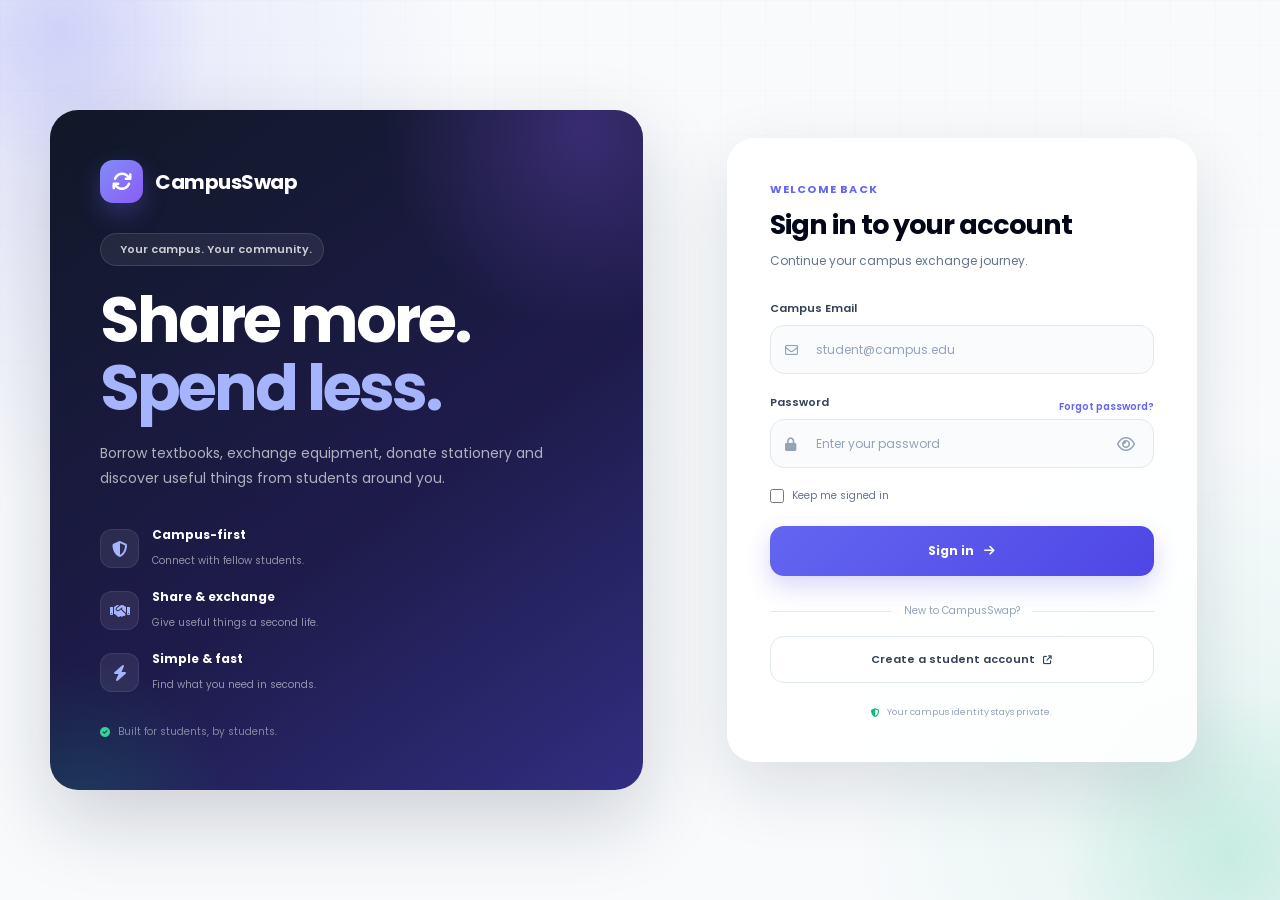
<file: index.html>
<!DOCTYPE html>
<html lang="en">

<head>

    <meta charset="UTF-8">

    <meta
        name="viewport"
        content="width=device-width, initial-scale=1.0"
    >

    <title>CampusSwap — Campus Marketplace</title>


    <!-- Google Font -->

    <link
        rel="preconnect"
        href="https://fonts.googleapis.com"
    >

    <link
        href="https://fonts.googleapis.com/css2?family=Poppins:wght@400;500;600;700;800&display=swap"
        rel="stylesheet"
    >


    <!-- Font Awesome -->

    <link
        rel="stylesheet"
        href="https://cdnjs.cloudflare.com/ajax/libs/font-awesome/6.5.2/css/all.min.css"
    >


    <!-- Main CSS -->

    <link
        rel="stylesheet"
        href="style.css"
    >

</head>


<body class="auth-page">


    <!-- ==========================================
         BACKGROUND DECORATION
         ========================================== -->

    <div class="auth-orb auth-orb-one"></div>

    <div class="auth-orb auth-orb-two"></div>

    <div class="auth-grid"></div>



    <!-- ==========================================
         AUTH LAYOUT
         ========================================== -->

    <main class="auth-container">


        <!-- ======================================
             LEFT BRAND PANEL
             ====================================== -->

        <section class="auth-brand-panel">


            <div class="auth-brand">

                <div class="brand-icon">

                    <i class="fa-solid fa-arrows-rotate"></i>

                </div>


                <span>
                    CampusSwap
                </span>

            </div>


            <div class="auth-brand-content">

                <span class="eyebrow">

                    <i class="fa-solid fa-sparkles"></i>

                    Your campus. Your community.

                </span>


                <h1>

                    Share more.
                    <br>

                    <span>
                        Spend less.
                    </span>

                </h1>


                <p>

                    Borrow textbooks, exchange equipment,
                    donate stationery and discover useful
                    things from students around you.

                </p>


                <div class="auth-feature-list">

                    <div class="auth-feature">

                        <div class="feature-icon">
                            <i class="fa-solid fa-shield-halved"></i>
                        </div>

                        <div>
                            <strong>
                                Campus-first
                            </strong>

                            <span>
                                Connect with fellow students.
                            </span>
                        </div>

                    </div>


                    <div class="auth-feature">

                        <div class="feature-icon">
                            <i class="fa-solid fa-handshake"></i>
                        </div>

                        <div>
                            <strong>
                                Share & exchange
                            </strong>

                            <span>
                                Give useful things a second life.
                            </span>
                        </div>

                    </div>


                    <div class="auth-feature">

                        <div class="feature-icon">
                            <i class="fa-solid fa-bolt"></i>
                        </div>

                        <div>
                            <strong>
                                Simple & fast
                            </strong>

                            <span>
                                Find what you need in seconds.
                            </span>
                        </div>

                    </div>

                </div>

            </div>


            <div class="auth-footer-note">

                <i class="fa-solid fa-circle-check"></i>

                Built for students, by students.

            </div>

        </section>



        <!-- ======================================
             LOGIN CARD
             ====================================== -->

        <section class="auth-form-area">


            <div class="auth-card">


                <div class="mobile-brand">

                    <div class="brand-icon">

                        <i class="fa-solid fa-arrows-rotate"></i>

                    </div>

                    <span>
                        CampusSwap
                    </span>

                </div>


                <div class="auth-heading">

                    <span class="auth-kicker">
                        Welcome back
                    </span>


                    <h2>
                        Sign in to your account
                    </h2>


                    <p>
                        Continue your campus exchange journey.
                    </p>

                </div>



                <!-- LOGIN FORM -->

                <form
                    id="login-form"
                    novalidate
                >


                    <!-- EMAIL -->

                    <div class="form-group">

                        <label for="email">
                            Campus Email
                        </label>


                        <div class="input-wrapper">

                            <i
                                class="fa-regular fa-envelope input-icon"
                            ></i>


                            <input
                                type="email"
                                id="email"
                                placeholder="student@campus.edu"
                                autocomplete="email"
                                required
                            >

                        </div>

                    </div>



                    <!-- PASSWORD -->

                    <div class="form-group">

                        <div class="label-row">

                            <label for="password">
                                Password
                            </label>


                            <a
                                href="#"
                                id="forgot-password"
                            >
                                Forgot password?
                            </a>

                        </div>


                        <div class="input-wrapper">

                            <i
                                class="fa-solid fa-lock input-icon"
                            ></i>


                            <input
                                type="password"
                                id="password"
                                placeholder="Enter your password"
                                autocomplete="current-password"
                                required
                            >


                            <button
                                type="button"
                                id="toggle-password"
                                class="password-toggle fa-regular fa-eye"
                                aria-label="Show password"
                            ></button>

                        </div>

                    </div>



                    <!-- REMEMBER -->

                    <label class="remember-row">

                        <input
                            type="checkbox"
                            id="remember-me"
                        >

                        <span>
                            Keep me signed in
                        </span>

                    </label>



                    <!-- SUBMIT -->

                    <button
                        type="submit"
                        class="auth-submit-btn"
                    >

                        <span>
                            Sign in
                        </span>

                        <i class="fa-solid fa-arrow-right"></i>

                    </button>


                </form>



                <!-- SIGNUP -->

                <div class="auth-divider">

                    <span>
                        New to CampusSwap?
                    </span>

                </div>


                <a
                    href="signup.html"
                    class="create-account-btn"
                >

                    Create a student account

                    <i class="fa-solid fa-arrow-up-right-from-square"></i>

                </a>


                <div class="auth-security-note">

                    <i class="fa-solid fa-shield-halved"></i>

                    <span>
                        Your campus identity stays private.
                    </span>

                </div>

            </div>

        </section>

    </main>



    <!-- ==========================================
         TOAST
         ========================================== -->

    <div
        id="toast"
        class="toast-box"
        role="status"
        aria-live="polite"
    >

        <i
            id="toast-icon"
            class="fa-solid fa-circle-check"
        ></i>


        <span id="toast-msg">
            Welcome!
        </span>

    </div>



    <!-- MAIN JS -->

    <script src="api.js"></script>
    <script src="script.js"></script>

</body>

</html>
</file>
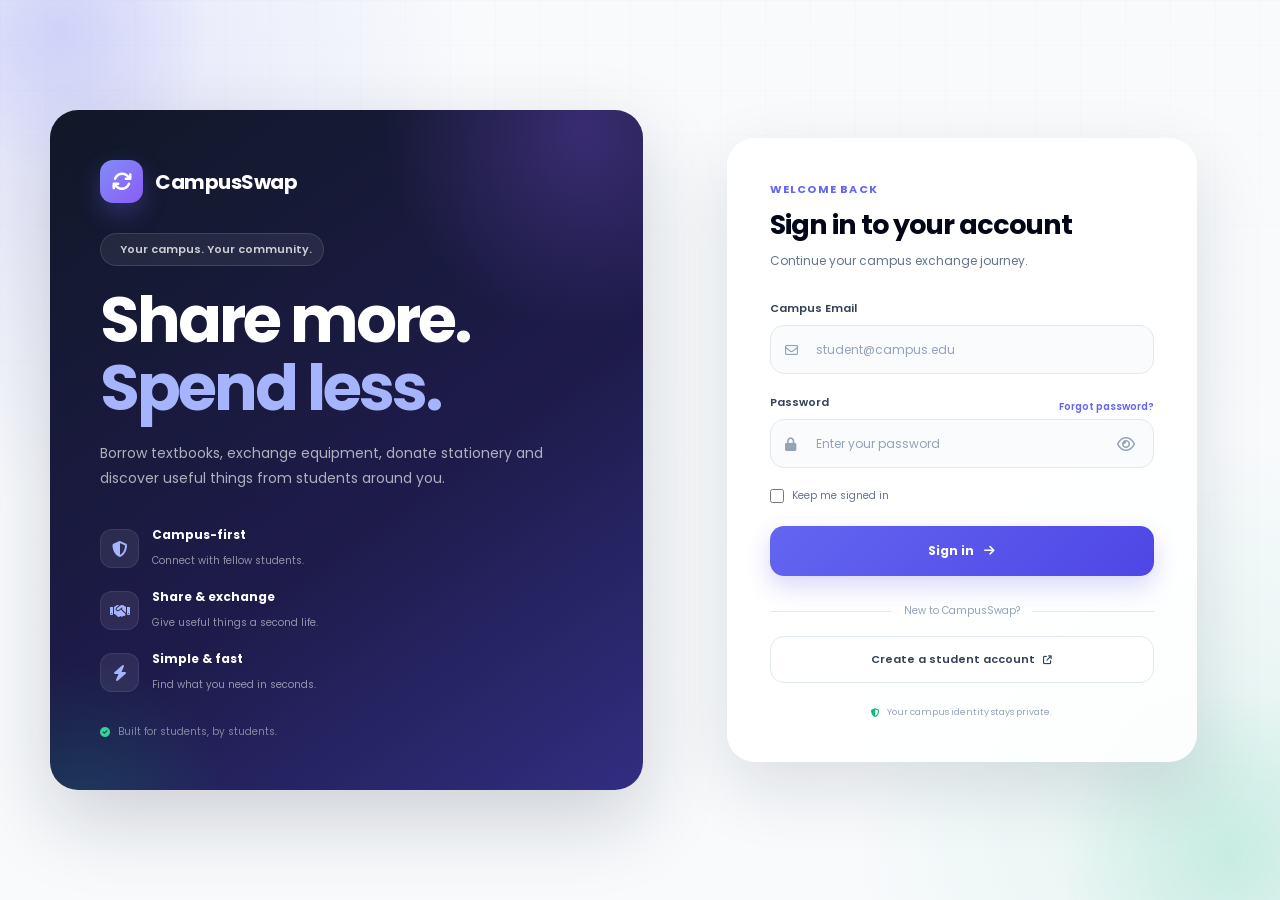
<file: dashboard.html>
<!DOCTYPE html>
<html lang="en">

<head>

    <meta charset="UTF-8">

    <meta
        name="viewport"
        content="width=device-width, initial-scale=1.0"
    >

    <title>CampusSwap - Dashboard</title>


    <!-- Google Font -->

    <link
        rel="preconnect"
        href="https://fonts.googleapis.com"
    >

    <link
        href="https://fonts.googleapis.com/css2?family=Poppins:wght@400;500;600;700&display=swap"
        rel="stylesheet"
    >


    <!-- Font Awesome -->

    <link
        rel="stylesheet"
        href="https://cdnjs.cloudflare.com/ajax/libs/font-awesome/6.5.2/css/all.min.css"
    >


    <!-- Main CSS -->

    <link
        rel="stylesheet"
        href="style.css"
    >


    <!-- Dashboard CSS -->

    <link
        rel="stylesheet"
        href="dashboard.css"
    >

</head>


<body>


    <!-- ==========================================
         NAVBAR
         ========================================== -->

    <nav class="navbar">


        <div class="brand">

            <i class="fa-solid fa-arrows-rotate"></i>

            <span>
                CampusSwap
            </span>

        </div>


        <div class="navbar-right">


            <button
                class="notification-btn"
                id="notification-btn"
                title="Notifications"
            >

                <i class="fa-regular fa-bell"></i>

            </button>


            <div
                class="profile-area"
                id="profile-area"
            >

                <div
                    class="profile-avatar"
                    id="profile-avatar"
                >
                    U
                </div>


                <span id="profile-name">
                    Student
                </span>


                <i class="fa-solid fa-chevron-down"></i>

            </div>

        </div>

    </nav>



    <!-- ==========================================
         MAIN DASHBOARD
         ========================================== -->

    <main class="dashboard-container">


        <!-- ======================================
             WELCOME
             ====================================== -->

        <section class="welcome-section">


            <div class="welcome-text">

                <h1>

                    Welcome back,

                    <span id="welcome-name">
                        Student
                    </span>!

                </h1>


                <p>

                    Find, borrow, donate, and exchange
                    items with your fellow students.

                </p>

            </div>


            <button
                class="list-item-btn"
                id="list-item-btn"
            >

                <i class="fa-solid fa-plus"></i>

                List an Item

            </button>

        </section>



        <!-- ======================================
             SEARCH
             ====================================== -->

        <section class="search-section">


            <div class="search-box">

                <i class="fa-solid fa-magnifying-glass"></i>


                <input
                    type="text"
                    id="search-input"
                    placeholder="Search items, categories, or students..."
                >

            </div>

        </section>



        <!-- ======================================
             CATEGORIES
             ====================================== -->

        <section class="categories-section">


            <div class="section-header">


                <h2>
                    Browse Categories
                </h2>


                <button
                    id="view-all"
                    class="view-all-btn"
                >
                    View All
                </button>

            </div>



            <div class="categories">


                <button
                    class="category-btn"
                    data-category="Books"
                >

                    <i class="fa-solid fa-book"></i>

                    <span>
                        Books
                    </span>

                </button>



                <button
                    class="category-btn"
                    data-category="Calculators"
                >

                    <i class="fa-solid fa-calculator"></i>

                    <span>
                        Calculators
                    </span>

                </button>



                <button
                    class="category-btn"
                    data-category="Lab Equipment"
                >

                    <i class="fa-solid fa-flask"></i>

                    <span>
                        Lab Equipment
                    </span>

                </button>



                <button
                    class="category-btn"
                    data-category="Stationery"
                >

                    <i class="fa-solid fa-pen"></i>

                    <span>
                        Stationery
                    </span>

                </button>



                <button
                    class="category-btn"
                    data-category="Electronics"
                >

                    <i class="fa-solid fa-laptop"></i>

                    <span>
                        Electronics
                    </span>

                </button>



                <button
                    class="category-btn"
                    data-category="Other"
                >

                    <i class="fa-solid fa-box"></i>

                    <span>
                        Other
                    </span>

                </button>


            </div>

        </section>



        <!-- ======================================
             AVAILABLE ITEMS
             ====================================== -->

        <section class="items-section">


            <div class="section-header">

                <h2>
                    Available Items
                </h2>

            </div>


            <div
                class="items-grid"
                id="items-grid"
            >

                <!-- Dynamic items -->

            </div>


            <div
                class="no-results"
                id="no-results"
                style="display: none;"
            >

                <i class="fa-solid fa-box-open"></i>


                <h3>
                    No items found
                </h3>


                <p>

                    Try another search or category,
                    or be the first student to list an item.

                </p>

            </div>

        </section>



        <!-- ======================================
             INCOMING REQUESTS
             ====================================== -->

        <section
            class="requests-section"
            id="requests-section"
        >


            <div class="section-header">

                <h2>
                    Incoming Requests
                </h2>

            </div>


            <div
                class="requests-grid"
                id="requests-grid"
            >

                <!-- Dynamic incoming requests -->

            </div>


            <div
                class="no-requests"
                id="no-requests"
            >

                <i class="fa-regular fa-envelope-open"></i>


                <h3>
                    No incoming requests
                </h3>


                <p>

                    Requests from students for your
                    items will appear here.

                </p>

            </div>

        </section>



        <!-- ======================================
             MY REQUESTS
             ====================================== -->

        <section
            class="requests-section my-requests-section"
            id="my-requests-section"
        >


            <div class="section-header">

                <h2>
                    My Requests
                </h2>

            </div>


            <div
                class="requests-grid"
                id="my-requests-grid"
            >

                <!-- Dynamic personal requests -->

            </div>


            <div
                class="no-requests"
                id="no-my-requests"
            >

                <i class="fa-regular fa-paper-plane"></i>


                <h3>
                    No requests yet
                </h3>


                <p>

                    Items you request from other students
                    will appear here.

                </p>

            </div>

        </section>


    </main>



    <!-- ==========================================
         DASHBOARD JAVASCRIPT
         ========================================== -->

    <script src="api.js"></script>
    <script src="dashboard.js"></script>


</body>

</html>
</file>
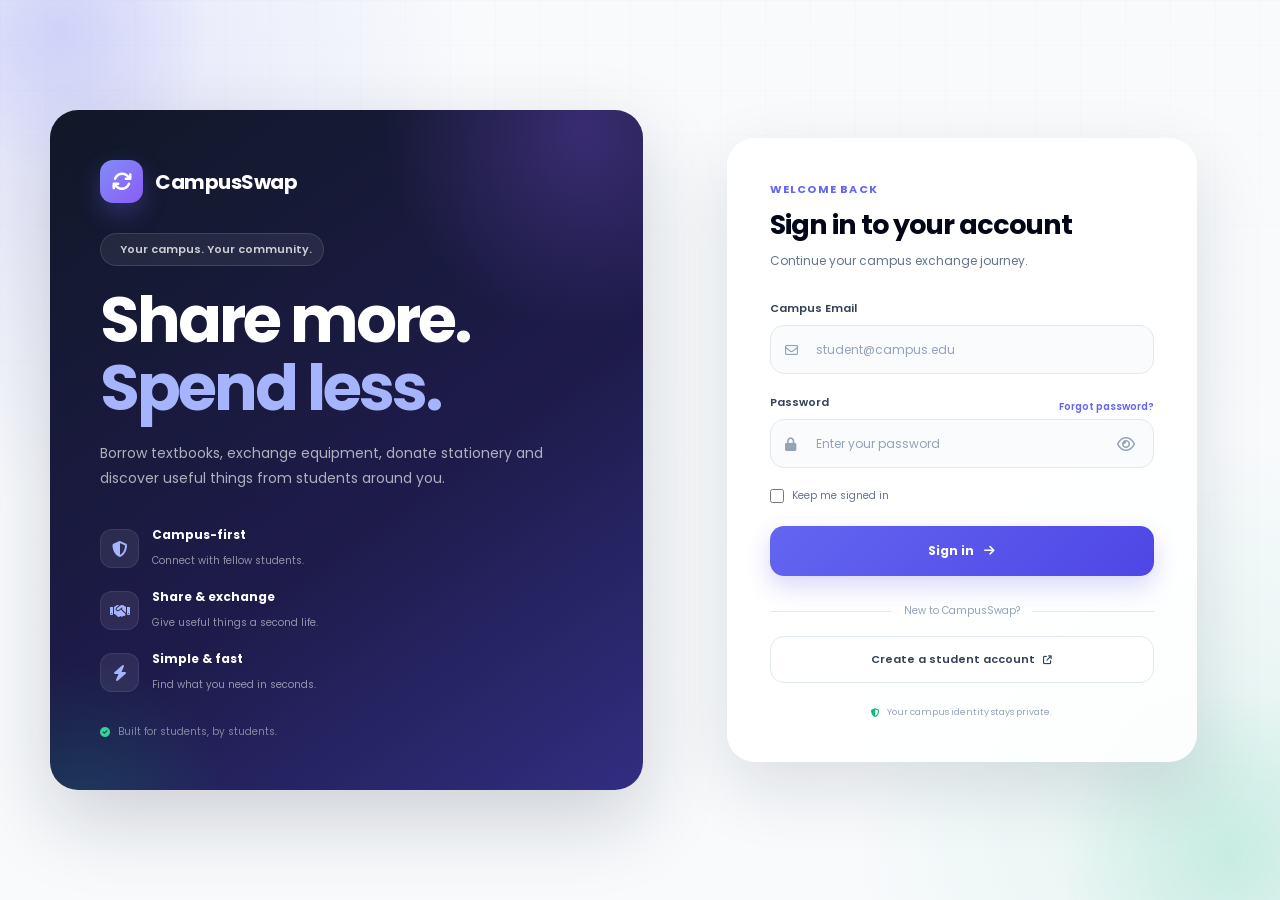
<file: list-item.html>
<!DOCTYPE html>
<html lang="en">
<head>
    <meta charset="UTF-8">
    <meta name="viewport" content="width=device-width, initial-scale=1.0">

    <title>CampusSwap — List an Item</title>

    <link rel="preconnect" href="https://fonts.googleapis.com">
    <link href="https://fonts.googleapis.com/css2?family=Poppins:wght@400;500;600;700;800&display=swap" rel="stylesheet">

    <link rel="stylesheet"
          href="https://cdnjs.cloudflare.com/ajax/libs/font-awesome/6.5.2/css/all.min.css">

    <link rel="stylesheet" href="style.css">
    <link rel="stylesheet" href="list-item.css">
</head>

<body class="list-page">

    <div class="list-background-orb orb-one"></div>
    <div class="list-background-orb orb-two"></div>

    <!-- ================= NAVBAR ================= -->

    <nav class="list-navbar">

        <a href="dashboard.html" class="list-brand">
            <div class="list-brand-icon">
                <i class="fa-solid fa-arrows-rotate"></i>
            </div>

            <span>CampusSwap</span>
        </a>

        <div class="list-nav-right">

            <span class="nav-helper">
                <i class="fa-solid fa-circle-info"></i>
                Your listing will be visible to campus students
            </span>

            <a href="dashboard.html" class="back-dashboard">
                <i class="fa-solid fa-arrow-left"></i>
                Dashboard
            </a>

        </div>

    </nav>


    <!-- ================= MAIN ================= -->

    <main class="list-container">

        <div class="list-header">

            <div>
                <span class="list-kicker">
                    <i class="fa-solid fa-plus"></i>
                    New Listing
                </span>

                <h1>List an Item</h1>

                <p>
                    Share something useful with your campus community.
                </p>
            </div>

            <div class="listing-progress">
                <span class="progress-number">01</span>
                <span class="progress-line"></span>
                <span class="progress-text">Item Details</span>
            </div>

        </div>


        <!-- ================= FORM ================= -->

        <form id="list-item-form" class="listing-form">

            <!-- BASIC INFORMATION -->

            <section class="listing-card">

                <div class="card-heading">

                    <div class="heading-icon">
                        <i class="fa-solid fa-box"></i>
                    </div>

                    <div>
                        <h2>Item Information</h2>
                        <p>Tell students what you're listing.</p>
                    </div>

                </div>


                <div class="form-grid">

                    <!-- ITEM NAME -->

                    <div class="field full">

                        <label for="item-name">
                            Item Name
                            <span>*</span>
                        </label>

                        <div class="field-wrapper">

                            <i class="fa-solid fa-tag"></i>

                            <input
                                type="text"
                                id="item-name"
                                placeholder="e.g. Engineering Mathematics Textbook"
                                required
                            >

                        </div>

                    </div>


                    <!-- CATEGORY -->

                    <div class="field">

                        <label for="item-category">
                            Category
                            <span>*</span>
                        </label>

                        <div class="field-wrapper">

                            <i class="fa-solid fa-layer-group"></i>

                            <select id="item-category" required>

                                <option value="" disabled selected>
                                    Select category
                                </option>

                                <option value="Books">
                                    Books
                                </option>

                                <option value="Calculators">
                                    Calculators
                                </option>

                                <option value="Lab Equipment">
                                    Lab Equipment
                                </option>

                                <option value="Stationery">
                                    Stationery
                                </option>

                                <option value="Electronics">
                                    Electronics
                                </option>

                                <option value="Other">
                                    Other
                                </option>

                            </select>

                            <i class="fa-solid fa-chevron-down select-arrow"></i>

                        </div>

                    </div>


                    <!-- CONDITION -->

                    <div class="field">

                        <label for="item-condition">
                            Condition
                            <span>*</span>
                        </label>

                        <div class="field-wrapper">

                            <i class="fa-solid fa-star"></i>

                            <select id="item-condition" required>

                                <option value="" disabled selected>
                                    Select condition
                                </option>

                                <option value="New">
                                    New
                                </option>

                                <option value="Like New">
                                    Like New
                                </option>

                                <option value="Good">
                                    Good
                                </option>

                                <option value="Fair">
                                    Fair
                                </option>

                                <option value="Used">
                                    Used
                                </option>

                            </select>

                            <i class="fa-solid fa-chevron-down select-arrow"></i>

                        </div>

                    </div>


                    <!-- DESCRIPTION -->

                    <div class="field full">

                        <label for="item-description">
                            Description
                            <span>*</span>
                        </label>

                        <div class="textarea-wrapper">

                            <textarea
                                id="item-description"
                                rows="4"
                                maxlength="500"
                                placeholder="Describe the item, its condition, useful details, accessories included, etc."
                                required
                            ></textarea>

                            <span id="description-count">
                                0 / 500
                            </span>

                        </div>

                    </div>

                </div>

            </section>


            <!-- ================= LISTING TYPE ================= -->

            <section class="listing-card">

                <div class="card-heading">

                    <div class="heading-icon purple">
                        <i class="fa-solid fa-handshake"></i>
                    </div>

                    <div>
                        <h2>How do you want to share it?</h2>
                        <p>Choose what students can do with your item.</p>
                    </div>

                </div>


                <div class="listing-options">

                    <!-- BUY -->

                    <label class="listing-option">

                        <input
                            type="radio"
                            name="listing-type"
                            value="Sell"
                        >

                        <div class="option-content">

                            <div class="option-icon sell">
                                <i class="fa-solid fa-indian-rupee-sign"></i>
                            </div>

                            <div>
                                <strong>Sell</strong>
                                <span>Sell this item to another student.</span>
                            </div>

                            <i class="fa-solid fa-circle-check option-check"></i>

                        </div>

                    </label>


                    <!-- BORROW -->

                    <label class="listing-option">

                        <input
                            type="radio"
                            name="listing-type"
                            value="Borrow"
                        >

                        <div class="option-content">

                            <div class="option-icon borrow">
                                <i class="fa-solid fa-clock"></i>
                            </div>

                            <div>
                                <strong>Borrow</strong>
                                <span>Let students borrow it for a period.</span>
                            </div>

                            <i class="fa-solid fa-circle-check option-check"></i>

                        </div>

                    </label>


                    <!-- DONATE -->

                    <label class="listing-option">

                        <input
                            type="radio"
                            name="listing-type"
                            value="Donate"
                        >

                        <div class="option-content">

                            <div class="option-icon donate">
                                <i class="fa-solid fa-gift"></i>
                            </div>

                            <div>
                                <strong>Donate</strong>
                                <span>Give this item to another student.</span>
                            </div>

                            <i class="fa-solid fa-circle-check option-check"></i>

                        </div>

                    </label>


                    <!-- EXCHANGE -->

                    <label class="listing-option">

                        <input
                            type="radio"
                            name="listing-type"
                            value="Exchange"
                            checked
                        >

                        <div class="option-content">

                            <div class="option-icon exchange">
                                <i class="fa-solid fa-repeat"></i>
                            </div>

                            <div>
                                <strong>Exchange</strong>
                                <span>Exchange it for another useful item.</span>
                            </div>

                            <i class="fa-solid fa-circle-check option-check"></i>

                        </div>

                    </label>

                </div>


                <!-- SELL PRICE -->

                <div
                    class="conditional-field"
                    id="price-section"
                    style="display:none;"
                >

                    <label for="item-price">
                        Selling Price
                    </label>

                    <div class="price-input">

                        <span>₹</span>

                        <input
                            type="number"
                            id="item-price"
                            min="0"
                            placeholder="Enter amount"
                        >

                    </div>

                </div>


                <!-- BORROW DURATION -->

                <div
                    class="conditional-field"
                    id="borrow-section"
                    style="display:none;"
                >

                    <label for="borrow-duration">
                        Maximum Borrowing Duration
                    </label>

                    <div class="field-wrapper">

                        <i class="fa-solid fa-calendar-days"></i>

                        <select id="borrow-duration">

                            <option value="3">
                                3 Days
                            </option>

                            <option value="7" selected>
                                7 Days
                            </option>

                            <option value="14">
                                14 Days
                            </option>

                            <option value="30">
                                30 Days
                            </option>

                        </select>

                        <i class="fa-solid fa-chevron-down select-arrow"></i>

                    </div>

                    <small>
                        This will help track expected return dates later.
                    </small>

                </div>

            </section>


            <!-- ================= LOCATION ================= -->

            <section class="listing-card">

                <div class="card-heading">

                    <div class="heading-icon green">
                        <i class="fa-solid fa-location-dot"></i>
                    </div>

                    <div>
                        <h2>Pickup Information</h2>
                        <p>Help students know where the item can be collected.</p>
                    </div>

                </div>


                <div class="form-grid">

                    <div class="field full">

                        <label for="item-location">
                            Pickup Location
                            <span>*</span>
                        </label>

                        <div class="field-wrapper">

                            <i class="fa-solid fa-location-dot"></i>

                            <input
                                type="text"
                                id="item-location"
                                placeholder="e.g. TCET Library, Kandivali"
                                required
                            >

                        </div>

                    </div>

                </div>


                <div class="privacy-note">

                    <div class="privacy-icon">
                        <i class="fa-solid fa-shield-halved"></i>
                    </div>

                    <div>
                        <strong>Privacy protected</strong>

                        <p>
                            Your personal contact details won't be displayed
                            publicly. Contact sharing can be handled through
                            the platform.
                        </p>
                    </div>

                </div>

            </section>


            <!-- ================= SUBMIT ================= -->

            <div class="form-actions">

                <a
                    href="dashboard.html"
                    class="cancel-button"
                >
                    Cancel
                </a>

                <button
                    type="submit"
                    class="publish-button"
                >
                    <i class="fa-solid fa-paper-plane"></i>
                    <span>Publish Listing</span>
                </button>

            </div>

        </form>

    </main>


    <!-- TOAST -->

    <div
        id="list-toast"
        class="list-toast"
        role="status"
        aria-live="polite"
    >
        <i id="list-toast-icon"></i>
        <span id="list-toast-message"></span>
    </div>


    <script src="api.js"></script>
    <script src="list-item.js"></script>

</body>
</html>
</file>
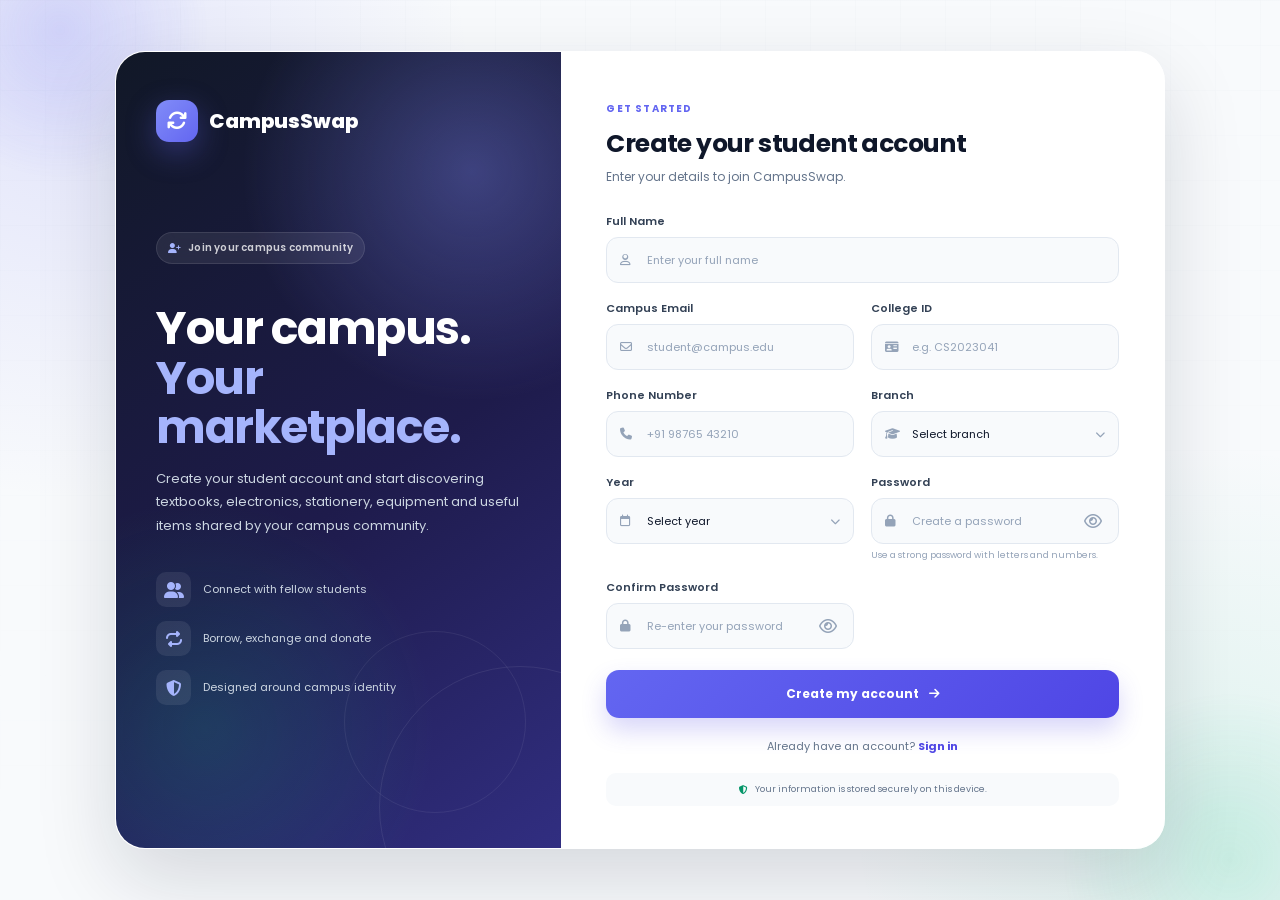
<file: signup.html>
<!DOCTYPE html>
<html lang="en">
<head>
    <meta charset="UTF-8">
    <meta name="viewport" content="width=device-width, initial-scale=1.0">

    <title>CampusSwap — Create Account</title>

    <link rel="preconnect" href="https://fonts.googleapis.com">
    <link href="https://fonts.googleapis.com/css2?family=Poppins:wght@400;500;600;700;800&display=swap" rel="stylesheet">

    <link rel="stylesheet"
          href="https://cdnjs.cloudflare.com/ajax/libs/font-awesome/6.5.2/css/all.min.css">

    <link rel="stylesheet" href="style.css">

    <style>
        /* =====================================================
           SIGNUP PAGE
        ===================================================== */

        .signup-page {
            min-height: 100vh;
            padding: 35px 20px;
            display: flex;
            align-items: center;
            justify-content: center;
        }

        .signup-wrapper {
            width: min(1050px, 100%);
            display: grid;
            grid-template-columns: 0.85fr 1.15fr;
            background: rgba(255,255,255,0.82);
            border: 1px solid rgba(255,255,255,0.9);
            border-radius: 30px;
            overflow: hidden;
            box-shadow: 0 30px 80px rgba(15,23,42,.15);
            backdrop-filter: blur(24px);
        }

        /* LEFT PANEL */

        .signup-side {
            position: relative;
            padding: 48px 40px;
            color: white;
            background:
                radial-gradient(circle at 80% 15%, rgba(129,140,248,.35), transparent 30%),
                radial-gradient(circle at 20% 85%, rgba(16,185,129,.18), transparent 30%),
                linear-gradient(145deg,#111827,#1e1b4b 55%,#312e81);
            overflow: hidden;
        }

        .signup-side::before {
            content: "";
            position: absolute;
            width: 280px;
            height: 280px;
            border-radius: 50%;
            border: 1px solid rgba(255,255,255,.08);
            right: -100px;
            bottom: -100px;
        }

        .signup-side::after {
            content: "";
            position: absolute;
            width: 180px;
            height: 180px;
            border-radius: 50%;
            border: 1px solid rgba(255,255,255,.07);
            right: 35px;
            bottom: 35px;
        }

        .signup-brand {
            position: relative;
            z-index: 2;
            display: flex;
            align-items: center;
            gap: 11px;
            font-size: 20px;
            font-weight: 800;
        }

        .signup-brand-icon {
            width: 42px;
            height: 42px;
            border-radius: 13px;
            display: grid;
            place-items: center;
            background: linear-gradient(135deg,#818cf8,#6366f1);
            box-shadow: 0 10px 30px rgba(99,102,241,.35);
        }

        .signup-side-content {
            position: relative;
            z-index: 2;
            margin-top: 90px;
        }

        .signup-side-content .eyebrow {
            display: inline-flex;
            align-items: center;
            gap: 7px;
            padding: 7px 11px;
            border-radius: 999px;
            background: rgba(255,255,255,.08);
            border: 1px solid rgba(255,255,255,.1);
            font-size: 10px;
            font-weight: 600;
            letter-spacing: .2px;
        }

        .signup-side-content h1 {
            margin: 20px 0 14px;
            font-size: clamp(32px,4vw,46px);
            line-height: 1.08;
            letter-spacing: -1.5px;
        }

        .signup-side-content h1 span {
            color: #a5b4fc;
        }

        .signup-side-content p {
            max-width: 390px;
            margin: 0;
            color: #cbd5e1;
            font-size: 13px;
            line-height: 1.8;
        }

        .signup-points {
            margin-top: 35px;
            display: grid;
            gap: 14px;
        }

        .signup-point {
            display: flex;
            align-items: center;
            gap: 12px;
        }

        .signup-point-icon {
            width: 35px;
            height: 35px;
            flex-shrink: 0;
            display: grid;
            place-items: center;
            border-radius: 10px;
            background: rgba(255,255,255,.08);
            color: #a5b4fc;
        }

        .signup-point span {
            color: #cbd5e1;
            font-size: 11px;
        }

        /* FORM AREA */

        .signup-form-area {
            padding: 42px 45px;
            background: rgba(255,255,255,.92);
        }

        .signup-heading {
            margin-bottom: 27px;
        }

        .signup-kicker {
            color: #6366f1;
            font-size: 10px;
            font-weight: 700;
            text-transform: uppercase;
            letter-spacing: 1.2px;
        }

        .signup-heading h2 {
            margin: 6px 0 5px;
            color: #0f172a;
            font-size: 25px;
            letter-spacing: -.6px;
        }

        .signup-heading p {
            margin: 0;
            color: #64748b;
            font-size: 12px;
        }

        /* FORM GRID */

        .signup-form {
            display: grid;
            grid-template-columns: 1fr 1fr;
            gap: 17px;
        }

        .signup-form .full-width {
            grid-column: 1 / -1;
        }

        .signup-field {
            display: flex;
            flex-direction: column;
            gap: 7px;
        }

        .signup-field label {
            color: #334155;
            font-size: 11px;
            font-weight: 600;
        }

        .signup-input-wrapper {
            position: relative;
        }

        .signup-input-wrapper > i:first-child {
            position: absolute;
            left: 14px;
            top: 50%;
            transform: translateY(-50%);
            color: #94a3b8;
            font-size: 12px;
            pointer-events: none;
            transition: color .2s ease;
        }

        .signup-input-wrapper input,
        .signup-input-wrapper select {
            width: 100%;
            height: 46px;
            padding: 0 14px 0 40px;
            border: 1px solid #e2e8f0;
            border-radius: 12px;
            outline: none;
            background: #f8fafc;
            color: #0f172a;
            font-family: inherit;
            font-size: 11px;
            transition: all .2s ease;
            box-sizing: border-box;
        }

        .signup-input-wrapper select {
            appearance: none;
            cursor: pointer;
        }

        .signup-input-wrapper input::placeholder {
            color: #94a3b8;
        }

        .signup-input-wrapper input:focus,
        .signup-input-wrapper select:focus {
            background: white;
            border-color: #818cf8;
            box-shadow: 0 0 0 4px rgba(99,102,241,.08);
        }

        .signup-input-wrapper:focus-within > i:first-child {
            color: #6366f1;
        }

        .select-arrow {
            position: absolute;
            right: 14px;
            top: 50%;
            transform: translateY(-50%);
            color: #94a3b8;
            pointer-events: none;
            font-size: 10px;
        }

        .signup-password-toggle {
            position: absolute;
            right: 12px;
            top: 50%;
            transform: translateY(-50%);
            border: none;
            background: transparent;
            color: #94a3b8;
            cursor: pointer;
            padding: 5px;
        }

        .signup-password-toggle:hover {
            color: #6366f1;
        }

        /* PASSWORD REQUIREMENT */

        .password-hint {
            margin-top: -2px;
            color: #94a3b8;
            font-size: 9px;
        }

        /* BUTTON */

        .signup-submit {
            grid-column: 1 / -1;
            height: 48px;
            margin-top: 4px;
            border: none;
            border-radius: 13px;
            background: linear-gradient(135deg,#6366f1,#4f46e5);
            color: white;
            font-family: inherit;
            font-size: 12px;
            font-weight: 700;
            cursor: pointer;
            display: flex;
            align-items: center;
            justify-content: center;
            gap: 10px;
            box-shadow: 0 12px 25px rgba(79,70,229,.22);
            transition: all .25s ease;
        }

        .signup-submit:hover {
            transform: translateY(-2px);
            box-shadow: 0 16px 32px rgba(79,70,229,.3);
        }

        .signup-submit:active {
            transform: scale(.98);
        }

        /* LOGIN LINK */

        .signup-login {
            margin-top: 20px;
            text-align: center;
            color: #64748b;
            font-size: 11px;
        }

        .signup-login a {
            color: #4f46e5;
            font-weight: 700;
            text-decoration: none;
        }

        .signup-login a:hover {
            text-decoration: underline;
        }

        .signup-security {
            margin-top: 18px;
            padding: 10px 12px;
            display: flex;
            align-items: center;
            justify-content: center;
            gap: 7px;
            border-radius: 10px;
            background: #f8fafc;
            color: #64748b;
            font-size: 9px;
        }

        .signup-security i {
            color: #059669;
        }

        /* MOBILE */

        @media (max-width: 850px) {
            .signup-wrapper {
                grid-template-columns: 1fr;
                max-width: 600px;
            }

            .signup-side {
                padding: 30px;
            }

            .signup-side-content {
                margin-top: 45px;
            }

            .signup-points {
                display: none;
            }
        }

        @media (max-width: 600px) {
            .signup-page {
                padding: 15px;
            }

            .signup-side {
                padding: 27px 24px;
            }

            .signup-side-content {
                margin-top: 35px;
            }

            .signup-side-content h1 {
                font-size: 34px;
            }

            .signup-form-area {
                padding: 30px 24px;
            }

            .signup-form {
                grid-template-columns: 1fr;
            }

            .signup-form .full-width,
            .signup-submit {
                grid-column: auto;
            }
        }

        @media (prefers-reduced-motion: reduce) {
            .signup-submit {
                transition: none;
            }
        }
    </style>
</head>

<body class="auth-page signup-page">

    <div class="auth-orb auth-orb-one"></div>
    <div class="auth-orb auth-orb-two"></div>
    <div class="auth-grid"></div>

    <main class="signup-wrapper">

        <!-- ================= LEFT PANEL ================= -->

        <section class="signup-side">

            <div class="signup-brand">
                <div class="signup-brand-icon">
                    <i class="fa-solid fa-arrows-rotate"></i>
                </div>
                <span>CampusSwap</span>
            </div>

            <div class="signup-side-content">

                <span class="eyebrow">
                    <i class="fa-solid fa-user-plus"></i>
                    Join your campus community
                </span>

                <h1>
                    Your campus.<br>
                    <span>Your marketplace.</span>
                </h1>

                <p>
                    Create your student account and start discovering
                    textbooks, electronics, stationery, equipment and
                    useful items shared by your campus community.
                </p>

                <div class="signup-points">

                    <div class="signup-point">
                        <div class="signup-point-icon">
                            <i class="fa-solid fa-user-group"></i>
                        </div>
                        <span>Connect with fellow students</span>
                    </div>

                    <div class="signup-point">
                        <div class="signup-point-icon">
                            <i class="fa-solid fa-repeat"></i>
                        </div>
                        <span>Borrow, exchange and donate</span>
                    </div>

                    <div class="signup-point">
                        <div class="signup-point-icon">
                            <i class="fa-solid fa-shield-halved"></i>
                        </div>
                        <span>Designed around campus identity</span>
                    </div>

                </div>

            </div>

        </section>

        <!-- ================= FORM ================= -->

        <section class="signup-form-area">

            <div class="signup-heading">
                <span class="signup-kicker">Get started</span>

                <h2>Create your student account</h2>

                <p>
                    Enter your details to join CampusSwap.
                </p>
            </div>

            <form id="signup-form" class="signup-form">

                <!-- NAME -->

                <div class="signup-field full-width">

                    <label for="signup-name">
                        Full Name
                    </label>

                    <div class="signup-input-wrapper">

                        <i class="fa-regular fa-user"></i>

                        <input
                            type="text"
                            id="signup-name"
                            placeholder="Enter your full name"
                            autocomplete="name"
                            required
                        >

                    </div>

                </div>

                <!-- EMAIL -->

                <div class="signup-field">

                    <label for="signup-email">
                        Campus Email
                    </label>

                    <div class="signup-input-wrapper">

                        <i class="fa-regular fa-envelope"></i>

                        <input
                            type="email"
                            id="signup-email"
                            placeholder="student@campus.edu"
                            autocomplete="email"
                            required
                        >

                    </div>

                </div>

                <!-- COLLEGE ID -->

                <div class="signup-field">

                    <label for="college-id">
                        College ID
                    </label>

                    <div class="signup-input-wrapper">

                        <i class="fa-solid fa-id-card"></i>

                        <input
                            type="text"
                            id="college-id"
                            placeholder="e.g. CS2023041"
                            required
                        >

                    </div>

                </div>

                <!-- PHONE -->

                <div class="signup-field">

                    <label for="phone">
                        Phone Number
                    </label>

                    <div class="signup-input-wrapper">

                        <i class="fa-solid fa-phone"></i>

                        <input
                            type="tel"
                            id="phone"
                            placeholder="+91 98765 43210"
                            autocomplete="tel"
                            required
                        >

                    </div>

                </div>

                <!-- BRANCH -->

                <div class="signup-field">

                    <label for="branch">
                        Branch
                    </label>

                    <div class="signup-input-wrapper">

                        <i class="fa-solid fa-graduation-cap"></i>

                        <select id="branch" required>

                            <option value="" disabled selected>
                                Select branch
                            </option>

                            <option value="Computer Science">
                                Computer Science
                            </option>

                            <option value="Cyber Security">
                                Cyber Security
                            </option>

                            <option value="Information Technology">
                                Information Technology
                            </option>

                            <option value="Electronics">
                                Electronics
                            </option>

                            <option value="Mechanical">
                                Mechanical
                            </option>

                            <option value="Civil">
                                Civil
                            </option>

                            <option value="Other">
                                Other
                            </option>

                        </select>

                        <i class="fa-solid fa-chevron-down select-arrow"></i>

                    </div>

                </div>

                <!-- YEAR -->

                <div class="signup-field">

                    <label for="year">
                        Year
                    </label>

                    <div class="signup-input-wrapper">

                        <i class="fa-regular fa-calendar"></i>

                        <select id="year" required>

                            <option value="" disabled selected>
                                Select year
                            </option>

                            <option value="1st Year">1st Year</option>
                            <option value="2nd Year">2nd Year</option>
                            <option value="3rd Year">3rd Year</option>
                            <option value="4th Year">4th Year</option>

                        </select>

                        <i class="fa-solid fa-chevron-down select-arrow"></i>

                    </div>

                </div>

                <!-- PASSWORD -->

                <div class="signup-field">

                    <label for="signup-password">
                        Password
                    </label>

                    <div class="signup-input-wrapper">

                        <i class="fa-solid fa-lock"></i>

                        <input
                            type="password"
                            id="signup-password"
                            placeholder="Create a password"
                            autocomplete="new-password"
                            required
                        >

                        <button
                            type="button"
                            id="toggle-signup-password"
                            class="signup-password-toggle"
                            aria-label="Show password"
                        >
                            <i class="fa-regular fa-eye"></i>
                        </button>

                    </div>

                    <span class="password-hint">
                        Use a strong password with letters and numbers.
                    </span>

                </div>

                <!-- CONFIRM PASSWORD -->

                <div class="signup-field">

                    <label for="confirm-password">
                        Confirm Password
                    </label>

                    <div class="signup-input-wrapper">

                        <i class="fa-solid fa-lock"></i>

                        <input
                            type="password"
                            id="confirm-password"
                            placeholder="Re-enter your password"
                            autocomplete="new-password"
                            required
                        >

                        <button
                            type="button"
                            id="toggle-confirm-password"
                            class="signup-password-toggle"
                            aria-label="Show password"
                        >
                            <i class="fa-regular fa-eye"></i>
                        </button>

                    </div>

                </div>

                <!-- SUBMIT -->

                <button
                    type="submit"
                    class="signup-submit"
                >
                    <span>Create my account</span>
                    <i class="fa-solid fa-arrow-right"></i>
                </button>

            </form>

            <div class="signup-login">
                Already have an account?
                <a href="index.html">Sign in</a>
            </div>

            <div class="signup-security">
                <i class="fa-solid fa-shield-halved"></i>
                Your information is stored securely on this device.
            </div>

        </section>

    </main>

    <!-- =====================================================
         SIGNUP JAVASCRIPT
         ===================================================== -->

    <script src="api.js"></script>
    <script>

        /* ---------------------------------------------
           PASSWORD VISIBILITY
        --------------------------------------------- */

        function setupPasswordToggle(buttonId, inputId) {

            const button = document.getElementById(buttonId);
            const input = document.getElementById(inputId);

            if (!button || !input) return;

            button.addEventListener("click", () => {

                const icon = button.querySelector("i");

                if (input.type === "password") {

                    input.type = "text";

                    icon.className =
                        "fa-regular fa-eye-slash";

                } else {

                    input.type = "password";

                    icon.className =
                        "fa-regular fa-eye";
                }

            });

        }

        setupPasswordToggle(
            "toggle-signup-password",
            "signup-password"
        );

        setupPasswordToggle(
            "toggle-confirm-password",
            "confirm-password"
        );


        /* ---------------------------------------------
           SIGNUP FORM
        --------------------------------------------- */

        const signupForm =
            document.getElementById("signup-form");

        if (signupForm) {

            signupForm.addEventListener("submit", async function(event) {

                event.preventDefault();

                const name =
                    document.getElementById("signup-name").value.trim();

                const email =
                    document.getElementById("signup-email").value.trim().toLowerCase();

                const collegeId =
                    document.getElementById("college-id").value.trim();

                const phone =
                    document.getElementById("phone").value.trim();

                const branch =
                    document.getElementById("branch").value;

                const year =
                    document.getElementById("year").value;

                const password =
                    document.getElementById("signup-password").value;

                const confirmPassword =
                    document.getElementById("confirm-password").value;


                /* BASIC VALIDATION */

                if (
                    !name ||
                    !email ||
                    !collegeId ||
                    !phone ||
                    !branch ||
                    !year ||
                    !password ||
                    !confirmPassword
                ) {

                    showSignupToast(
                        "Please fill in all fields.",
                        "error"
                    );

                    return;
                }


                /* PASSWORD MATCH */

                if (password !== confirmPassword) {

                    showSignupToast(
                        "Passwords do not match.",
                        "error"
                    );

                    return;
                }


                /* PASSWORD LENGTH */

                if (password.length < 8) {

                    showSignupToast(
                        "Password must contain at least 8 characters.",
                        "error"
                    );

                    return;
                }


                /* CREATE ACCOUNT THROUGH THE BACKEND */

                const newUser = {
                    name,
                    email,
                    password,
                    collegeId,
                    branch,
                    year,
                    phone
                };

                try {
                    await CampusSwapAPI.signup(newUser);
                } catch (error) {
                    showSignupToast(
                        error.message || "Unable to create the account.",
                        "error"
                    );
                    return;
                }


                /* SUCCESS */

                showSignupToast(
                    "Account created successfully!",
                    "success"
                );


                setTimeout(() => {

                    window.location.href =
                        "index.html";

                }, 1200);

            });

        }


        /* ---------------------------------------------
           TOAST
        --------------------------------------------- */

        function showSignupToast(message, type = "success") {

            let toast =
                document.getElementById("signup-toast");

            if (!toast) {

                toast =
                    document.createElement("div");

                toast.id =
                    "signup-toast";

                toast.style.position =
                    "fixed";

                toast.style.left =
                    "50%";

                toast.style.bottom =
                    "25px";

                toast.style.transform =
                    "translate(-50%, 20px)";

                toast.style.zIndex =
                    "9999";

                toast.style.display =
                    "flex";

                toast.style.alignItems =
                    "center";

                toast.style.gap =
                    "10px";

                toast.style.padding =
                    "13px 18px";

                toast.style.borderRadius =
                    "13px";

                toast.style.color =
                    "#fff";

                toast.style.fontFamily =
                    "Poppins, sans-serif";

                toast.style.fontSize =
                    "12px";

                toast.style.fontWeight =
                    "600";

                toast.style.boxShadow =
                    "0 15px 40px rgba(15,23,42,.25)";

                toast.style.opacity =
                    "0";

                toast.style.transition =
                    "all .3s ease";

                document.body.appendChild(toast);

            }


            const icon =
                type === "success"
                    ? "fa-solid fa-circle-check"
                    : "fa-solid fa-circle-xmark";


            toast.style.background =
                type === "success"
                    ? "#0f172a"
                    : "#991b1b";


            toast.innerHTML = `
                <i class="${icon}"></i>
                <span>${message}</span>
            `;


            requestAnimationFrame(() => {

                toast.style.opacity = "1";

                toast.style.transform =
                    "translate(-50%, 0)";

            });


            clearTimeout(toast.hideTimer);


            toast.hideTimer =
                setTimeout(() => {

                    toast.style.opacity = "0";

                    toast.style.transform =
                        "translate(-50%, 20px)";

                }, 3200);

        }

    </script>

</body>
</html>
</file>
<file: style.css>
/* =========================================================
   CAMPUSSWAP — GLOBAL DESIGN SYSTEM
   ========================================================= */

:root {

    --primary: #6366f1;
    --primary-dark: #4f46e5;
    --primary-soft: #eef2ff;

    --violet: #8b5cf6;

    --emerald: #10b981;
    --emerald-dark: #059669;
    --emerald-soft: #ecfdf5;

    --red: #ef4444;
    --red-soft: #fef2f2;

    --slate-950: #020617;
    --slate-900: #0f172a;
    --slate-800: #1e293b;
    --slate-700: #334155;
    --slate-600: #475569;
    --slate-500: #64748b;
    --slate-400: #94a3b8;
    --slate-300: #cbd5e1;
    --slate-200: #e2e8f0;
    --slate-100: #f1f5f9;
    --slate-50: #f8fafc;

    --white: #ffffff;

    --radius-sm: 10px;
    --radius-md: 14px;
    --radius-lg: 20px;
    --radius-xl: 28px;

    --shadow-sm:
        0 4px 15px rgba(15, 23, 42, 0.05);

    --shadow-md:
        0 12px 35px rgba(15, 23, 42, 0.08);

    --shadow-lg:
        0 25px 70px rgba(15, 23, 42, 0.12);

    --ease:
        cubic-bezier(.2,.8,.2,1);
}


/* =========================================================
   RESET
   ========================================================= */

* {
    box-sizing: border-box;
    margin: 0;
    padding: 0;
}


html {
    scroll-behavior: smooth;
}


body {

    min-height: 100vh;

    margin: 0;

    font-family:
        "Poppins",
        sans-serif;

    color: var(--slate-900);

    background:
        var(--slate-50);
}


button,
input,
select,
textarea {
    font: inherit;
}


button {
    cursor: pointer;
}


a {
    color: inherit;
    text-decoration: none;
}


/* =========================================================
   AUTH PAGE
   ========================================================= */

.auth-page {

    min-height: 100vh;

    overflow-x: hidden;

    position: relative;

    background:
        radial-gradient(
            circle at 5% 10%,
            rgba(99, 102, 241, .14),
            transparent 28%
        ),
        radial-gradient(
            circle at 95% 90%,
            rgba(16, 185, 129, .10),
            transparent 25%
        ),
        #f8fafc;
}


/* =========================================================
   BACKGROUND DECOR
   ========================================================= */

.auth-grid {

    position: fixed;

    inset: 0;

    pointer-events: none;

    opacity: .35;

    background-image:
        linear-gradient(
            rgba(148, 163, 184, .08) 1px,
            transparent 1px
        ),
        linear-gradient(
            90deg,
            rgba(148, 163, 184, .08) 1px,
            transparent 1px
        );

    background-size: 45px 45px;

    mask-image:
        linear-gradient(
            to bottom,
            black,
            transparent
        );
}


.auth-orb {

    position: fixed;

    border-radius: 50%;

    filter: blur(1px);

    pointer-events: none;

    animation:
        floatingOrb 9s ease-in-out infinite;
}


.auth-orb-one {

    width: 300px;
    height: 300px;

    top: -120px;
    left: -90px;

    background:
        radial-gradient(
            circle,
            rgba(99, 102, 241, .17),
            transparent 70%
        );
}


.auth-orb-two {

    width: 340px;
    height: 340px;

    right: -120px;
    bottom: -130px;

    background:
        radial-gradient(
            circle,
            rgba(16, 185, 129, .13),
            transparent 70%
        );

    animation-delay: -3s;
}


@keyframes floatingOrb {

    0%,
    100% {
        transform: translate3d(0,0,0);
    }

    50% {
        transform: translate3d(
            0,
            20px,
            0
        );
    }
}


/* =========================================================
   AUTH CONTAINER
   ========================================================= */

.auth-container {

    position: relative;

    z-index: 2;

    width: min(
        1180px,
        calc(100% - 40px)
    );

    min-height: 100vh;

    margin: auto;

    padding: 35px 0;

    display: grid;

    grid-template-columns:
        1.05fr
        .95fr;

    align-items: center;

    gap: 50px;
}


/* =========================================================
   BRAND PANEL
   ========================================================= */

.auth-brand-panel {

    min-height: 680px;

    padding: 50px;

    display: flex;

    flex-direction: column;

    justify-content: space-between;

    position: relative;

    overflow: hidden;

    border-radius:
        var(--radius-xl);

    color: white;

    background:
        linear-gradient(
            145deg,
            #111827,
            #1e1b4b 58%,
            #312e81
        );

    box-shadow:
        0 30px 80px
        rgba(15, 23, 42, .18);
}


.auth-brand-panel::before {

    content: "";

    position: absolute;

    width: 400px;
    height: 400px;

    top: -180px;
    right: -140px;

    border-radius: 50%;

    background:
        radial-gradient(
            circle,
            rgba(139, 92, 246, .28),
            transparent 70%
        );
}


.auth-brand-panel::after {

    content: "";

    position: absolute;

    width: 300px;
    height: 300px;

    bottom: -170px;
    left: -120px;

    border-radius: 50%;

    background:
        radial-gradient(
            circle,
            rgba(16, 185, 129, .18),
            transparent 70%
        );
}


/* =========================================================
   BRAND
   ========================================================= */

.auth-brand {

    position: relative;

    z-index: 2;

    display: flex;

    align-items: center;

    gap: 12px;

    font-size: 20px;

    font-weight: 700;

    letter-spacing: -.5px;
}


.brand-icon {

    width: 43px;
    height: 43px;

    display: grid;

    place-items: center;

    border-radius: 13px;

    background:
        linear-gradient(
            135deg,
            #818cf8,
            #8b5cf6
        );

    box-shadow:
        0 10px 25px
        rgba(99, 102, 241, .30);

    color: white;
}


.auth-brand-content {

    position: relative;

    z-index: 2;

    max-width: 520px;
}


.eyebrow {

    display: inline-flex;

    align-items: center;

    gap: 8px;

    margin-bottom: 20px;

    padding: 7px 11px;

    border:
        1px solid
        rgba(255,255,255,.12);

    border-radius: 999px;

    background:
        rgba(255,255,255,.07);

    color:
        rgba(255,255,255,.78);

    font-size: 11px;

    font-weight: 600;

    backdrop-filter: blur(10px);
}


.eyebrow i {
    color: #a5b4fc;
}


.auth-brand-content h1 {

    margin-bottom: 20px;

    font-size:
        clamp(
            42px,
            5vw,
            64px
        );

    line-height: 1.05;

    letter-spacing: -3px;
}


.auth-brand-content h1 span {

    color: #a5b4fc;

}


.auth-brand-content > p {

    max-width: 500px;

    color:
        rgba(255,255,255,.65);

    font-size: 14px;

    line-height: 1.8;
}


/* =========================================================
   FEATURES
   ========================================================= */

.auth-feature-list {

    display: flex;

    flex-direction: column;

    gap: 17px;

    margin-top: 35px;
}


.auth-feature {

    display: flex;

    align-items: center;

    gap: 13px;
}


.feature-icon {

    width: 39px;
    height: 39px;

    flex: 0 0 39px;

    display: grid;

    place-items: center;

    border-radius: 12px;

    background:
        rgba(255,255,255,.08);

    border:
        1px solid
        rgba(255,255,255,.08);

    color: #a5b4fc;
}


.auth-feature strong {

    display: block;

    margin-bottom: 2px;

    font-size: 12px;
}


.auth-feature span {

    color:
        rgba(255,255,255,.52);

    font-size: 10px;
}


/* =========================================================
   FOOTER NOTE
   ========================================================= */

.auth-footer-note {

    position: relative;

    z-index: 2;

    display: flex;

    align-items: center;

    gap: 8px;

    color:
        rgba(255,255,255,.45);

    font-size: 10px;
}


.auth-footer-note i {
    color: #34d399;
}


/* =========================================================
   FORM AREA
   ========================================================= */

.auth-form-area {

    display: flex;

    align-items: center;

    justify-content: center;
}


.auth-card {

    width: 100%;

    max-width: 470px;

    padding: 42px;

    border:
        1px solid
        rgba(255,255,255,.75);

    border-radius:
        var(--radius-xl);

    background:
        rgba(255,255,255,.88);

    backdrop-filter:
        blur(22px);

    -webkit-backdrop-filter:
        blur(22px);

    box-shadow:
        var(--shadow-lg);

    animation:
        authCardIn .55s var(--ease);
}


@keyframes authCardIn {

    from {
        opacity: 0;

        transform:
            translateY(18px)
            scale(.98);
    }

    to {
        opacity: 1;

        transform:
            translateY(0)
            scale(1);
    }
}


/* =========================================================
   MOBILE BRAND
   ========================================================= */

.mobile-brand {
    display: none;
}


/* =========================================================
   HEADING
   ========================================================= */

.auth-kicker {

    display: block;

    margin-bottom: 7px;

    color:
        var(--primary);

    font-size: 11px;

    font-weight: 700;

    text-transform:
        uppercase;

    letter-spacing: 1.2px;
}


.auth-heading h2 {

    margin-bottom: 7px;

    font-size: 27px;

    letter-spacing: -1px;

    color:
        var(--slate-950);
}


.auth-heading p {

    margin-bottom: 30px;

    color:
        var(--slate-500);

    font-size: 12px;
}


/* =========================================================
   FORM
   ========================================================= */

.form-group {

    margin-bottom: 20px;
}


.form-group label {

    display: block;

    margin-bottom: 8px;

    color:
        var(--slate-700);

    font-size: 11px;

    font-weight: 600;
}


.label-row {

    display: flex;

    align-items: center;

    justify-content: space-between;
}


.label-row a {

    color:
        var(--primary);

    font-size: 10px;

    font-weight: 600;

    transition:
        color .2s ease;
}


.label-row a:hover {

    color:
        var(--primary-dark);
}


/* =========================================================
   INPUT
   ========================================================= */

.input-wrapper {

    position: relative;
}


.input-icon {

    position: absolute;

    left: 15px;

    top: 50%;

    transform:
        translateY(-50%);

    color:
        var(--slate-400);

    font-size: 13px;

    pointer-events: none;

    transition:
        color .2s ease;
}


.input-wrapper input {

    width: 100%;

    height: 49px;

    padding:
        0 45px;

    border:
        1px solid
        var(--slate-200);

    border-radius:
        var(--radius-md);

    outline: none;

    background:
        rgba(248,250,252,.7);

    color:
        var(--slate-900);

    font-size: 12px;

    transition:
        border .2s ease,
        box-shadow .2s ease,
        background .2s ease;
}


.input-wrapper input::placeholder {
    color: var(--slate-400);
}


.input-wrapper input:hover {
    background: white;
}


.input-wrapper input:focus {

    background: white;

    border-color:
        var(--primary);

    box-shadow:
        0 0 0 4px
        rgba(99,102,241,.09);
}


.input-wrapper:focus-within
.input-icon {

    color:
        var(--primary);
}


/* =========================================================
   PASSWORD TOGGLE
   ========================================================= */

.password-toggle {

    position: absolute;

    right: 13px;

    top: 50%;

    transform:
        translateY(-50%);

    width: 30px;
    height: 30px;

    border: none;

    border-radius: 8px;

    background: transparent;

    color:
        var(--slate-400);

    transition:
        background .2s ease,
        color .2s ease;
}


.password-toggle:hover {

    background:
        var(--slate-100);

    color:
        var(--slate-700);
}


/* =========================================================
   REMEMBER
   ========================================================= */

.remember-row {

    display: flex;

    align-items: center;

    gap: 8px;

    margin:
        3px 0 22px;

    color:
        var(--slate-500);

    font-size: 10px;

    cursor: pointer;
}


.remember-row input {

    width: 14px;
    height: 14px;

    accent-color:
        var(--primary);

    cursor: pointer;
}


/* =========================================================
   LOGIN BUTTON
   ========================================================= */

.auth-submit-btn {

    width: 100%;

    height: 50px;

    display: flex;

    align-items: center;

    justify-content: center;

    gap: 10px;

    border: none;

    border-radius:
        var(--radius-md);

    background:
        linear-gradient(
            135deg,
            var(--primary),
            var(--primary-dark)
        );

    color: white;

    font-size: 12px;

    font-weight: 700;

    box-shadow:
        0 10px 25px
        rgba(79,70,229,.22);

    transition:
        transform .25s var(--ease),
        box-shadow .25s ease;
}


.auth-submit-btn:hover {

    transform:
        translateY(-2px);

    box-shadow:
        0 15px 32px
        rgba(79,70,229,.30);
}


.auth-submit-btn:active {

    transform:
        translateY(0)
        scale(.99);
}


.auth-submit-btn i {

    transition:
        transform .25s ease;
}


.auth-submit-btn:hover i {

    transform:
        translateX(4px);
}


/* =========================================================
   DIVIDER
   ========================================================= */

.auth-divider {

    display: flex;

    align-items: center;

    gap: 12px;

    margin: 27px 0 17px;

    color:
        var(--slate-400);

    font-size: 10px;
}


.auth-divider::before,
.auth-divider::after {

    content: "";

    height: 1px;

    flex: 1;

    background:
        var(--slate-200);
}


/* =========================================================
   CREATE ACCOUNT
   ========================================================= */

.create-account-btn {

    width: 100%;

    min-height: 47px;

    display: flex;

    align-items: center;

    justify-content: center;

    gap: 8px;

    border:
        1px solid
        var(--slate-200);

    border-radius:
        var(--radius-md);

    color:
        var(--slate-700);

    background: white;

    font-size: 11px;

    font-weight: 600;

    transition:
        border .2s ease,
        background .2s ease,
        color .2s ease,
        transform .2s ease;
}


.create-account-btn:hover {

    border-color:
        rgba(99,102,241,.25);

    background:
        var(--primary-soft);

    color:
        var(--primary);

    transform:
        translateY(-1px);
}


.create-account-btn i {

    font-size: 9px;
}


/* =========================================================
   SECURITY
   ========================================================= */

.auth-security-note {

    display: flex;

    align-items: center;

    justify-content: center;

    gap: 7px;

    margin-top: 23px;

    color:
        var(--slate-400);

    font-size: 9px;
}


.auth-security-note i {

    color:
        var(--emerald);
}


/* =========================================================
   TOAST
   ========================================================= */

.toast-box {

    position: fixed;

    z-index: 9999;

    right: 25px;

    bottom: 25px;

    max-width:
        min(
            380px,
            calc(100vw - 40px)
        );

    display: flex;

    align-items: center;

    gap: 10px;

    padding:
        13px 17px;

    border-radius: 13px;

    background:
        var(--slate-900);

    color: white;

    font-size: 11px;

    font-weight: 600;

    box-shadow:
        0 18px 45px
        rgba(15,23,42,.20);

    opacity: 0;

    visibility: hidden;

    transform:
        translateY(15px);

    transition:
        all .3s var(--ease);
}


.toast-box.show {

    opacity: 1;

    visibility: visible;

    transform:
        translateY(0);
}


.toast-box.success i {
    color: #34d399;
}


.toast-box.error {
    background:
        #7f1d1d;
}


.toast-box.error i {
    color: #fca5a5;
}


/* =========================================================
   RESPONSIVE
   ========================================================= */

@media (max-width: 900px) {

    .auth-container {

        grid-template-columns: 1fr;

        width:
            min(
                560px,
                calc(100% - 30px)
            );

        padding: 25px 0;
    }


    .auth-brand-panel {
        display: none;
    }


    .auth-card {
        max-width: none;
    }


    .mobile-brand {

        display: flex;

        align-items: center;

        justify-content: center;

        gap: 10px;

        margin-bottom: 30px;

        font-size: 19px;

        font-weight: 700;
    }


    .mobile-brand .brand-icon {

        width: 40px;
        height: 40px;
    }
}


@media (max-width: 500px) {

    .auth-container {

        width:
            calc(100% - 20px);

        padding: 15px 0;
    }


    .auth-card {

        padding: 28px 21px;

        border-radius: 22px;
    }


    .auth-heading h2 {

        font-size: 24px;
    }


    .auth-heading p {

        margin-bottom: 25px;
    }


    .toast-box {

        right: 15px;

        left: 15px;

        bottom: 15px;

        max-width: none;
    }
}


/* =========================================================
   ACCESSIBILITY
   ========================================================= */

button:focus-visible,
input:focus-visible,
a:focus-visible {

    outline:
        3px solid
        rgba(99,102,241,.25);

    outline-offset: 3px;
}


@media (prefers-reduced-motion: reduce) {

    *,
    *::before,
    *::after {

        animation-duration:
            .01ms !important;

        animation-iteration-count:
            1 !important;

        transition-duration:
            .01ms !important;

        scroll-behavior:
            auto !important;
    }
}
</file>
<file: dashboard.css>
/* =========================================================
   CAMPUSSWAP — PREMIUM DASHBOARD UI
   ========================================================= */

:root {
    --cs-bg: #f8fafc;
    --cs-surface: rgba(255, 255, 255, 0.86);
    --cs-white: #ffffff;

    --cs-slate-950: #020617;
    --cs-slate-900: #0f172a;
    --cs-slate-800: #1e293b;
    --cs-slate-700: #334155;
    --cs-slate-600: #475569;
    --cs-slate-500: #64748b;
    --cs-slate-400: #94a3b8;
    --cs-slate-300: #cbd5e1;
    --cs-slate-200: #e2e8f0;
    --cs-slate-100: #f1f5f9;

    --cs-indigo: #6366f1;
    --cs-indigo-dark: #4f46e5;
    --cs-indigo-light: #eef2ff;

    --cs-emerald: #10b981;
    --cs-emerald-dark: #059669;
    --cs-emerald-light: #ecfdf5;

    --cs-red: #ef4444;
    --cs-red-light: #fef2f2;

    --cs-orange: #f59e0b;
    --cs-orange-light: #fffbeb;

    --cs-purple: #8b5cf6;

    --cs-radius-sm: 10px;
    --cs-radius-md: 16px;
    --cs-radius-lg: 22px;
    --cs-radius-xl: 28px;

    --cs-shadow-sm:
        0 2px 8px rgba(15, 23, 42, 0.04);

    --cs-shadow-md:
        0 10px 30px rgba(15, 23, 42, 0.07);

    --cs-shadow-lg:
        0 20px 55px rgba(15, 23, 42, 0.10);

    --cs-transition:
        0.25s cubic-bezier(0.4, 0, 0.2, 1);
}


/* =========================================================
   PAGE
   ========================================================= */

body {
    background:
        radial-gradient(
            circle at 10% 0%,
            rgba(99, 102, 241, 0.08),
            transparent 28%
        ),
        radial-gradient(
            circle at 90% 10%,
            rgba(16, 185, 129, 0.06),
            transparent 25%
        ),
        var(--cs-bg);

    color: var(--cs-slate-900);
}


/* =========================================================
   NAVBAR
   ========================================================= */

.navbar {
    position: sticky;
    top: 0;
    z-index: 100;

    height: 76px;

    padding: 0 5%;

    background: rgba(255, 255, 255, 0.82);

    backdrop-filter: blur(18px);
    -webkit-backdrop-filter: blur(18px);

    border-bottom: 1px solid rgba(226, 232, 240, 0.8);

    box-shadow:
        0 4px 20px rgba(15, 23, 42, 0.035);
}


/* BRAND */

.brand {
    font-weight: 700;
    letter-spacing: -0.5px;
}

.brand i {
    color: var(--cs-indigo);

    filter:
        drop-shadow(
            0 5px 12px rgba(99, 102, 241, 0.35)
        );

    transition: transform var(--cs-transition);
}

.brand:hover i {
    transform: rotate(180deg);
}


/* PROFILE */

.profile-area {
    padding: 7px 10px 7px 7px;

    border-radius: 999px;

    transition:
        background var(--cs-transition),
        transform var(--cs-transition);

    cursor: pointer;
}

.profile-area:hover {
    background: var(--cs-slate-100);
    transform: translateY(-1px);
}


.profile-avatar {
    background:
        linear-gradient(
            135deg,
            var(--cs-indigo),
            var(--cs-purple)
        );

    box-shadow:
        0 5px 15px rgba(99, 102, 241, 0.25);

    color: white;
    font-weight: 700;
}


/* =========================================================
   NOTIFICATION
   ========================================================= */

.notification-btn {
    width: 42px;
    height: 42px;

    border: 1px solid var(--cs-slate-200);

    border-radius: 13px;

    background: rgba(255, 255, 255, 0.8);

    color: var(--cs-slate-600);

    transition:
        transform var(--cs-transition),
        background var(--cs-transition),
        box-shadow var(--cs-transition);

    cursor: pointer;
}

.notification-btn:hover {
    background: var(--cs-indigo-light);

    color: var(--cs-indigo);

    transform: translateY(-2px);

    box-shadow:
        0 8px 20px rgba(99, 102, 241, 0.12);
}


/* =========================================================
   MAIN CONTAINER
   ========================================================= */

.dashboard-container {
    max-width: 1380px;

    margin: 0 auto;

    padding:
        42px
        5%
        80px;
}


/* =========================================================
   WELCOME SECTION
   ========================================================= */

.welcome-section {
    position: relative;

    overflow: hidden;

    display: flex;
    align-items: center;
    justify-content: space-between;

    gap: 25px;

    padding: 38px;

    margin-bottom: 34px;

    border-radius: var(--cs-radius-xl);

    background:
        linear-gradient(
            135deg,
            #ffffff 0%,
            #f8faff 55%,
            #eef2ff 100%
        );

    border: 1px solid rgba(226, 232, 240, 0.85);

    box-shadow: var(--cs-shadow-md);
}


.welcome-section::before {
    content: "";

    position: absolute;

    width: 220px;
    height: 220px;

    right: -70px;
    top: -100px;

    background:
        radial-gradient(
            circle,
            rgba(99, 102, 241, 0.15),
            transparent 70%
        );

    pointer-events: none;
}


.welcome-text {
    position: relative;
    z-index: 1;
}


.welcome-text h1 {
    margin: 0 0 10px;

    font-size: clamp(28px, 4vw, 42px);

    letter-spacing: -1.5px;

    color: var(--cs-slate-950);
}


.welcome-text h1 span {
    background:
        linear-gradient(
            90deg,
            var(--cs-indigo),
            var(--cs-purple)
        );

    -webkit-background-clip: text;
    background-clip: text;

    color: transparent;
}


.welcome-text p {
    max-width: 650px;

    margin: 0;

    color: var(--cs-slate-500);

    font-size: 15px;

    line-height: 1.7;
}


/* =========================================================
   PRIMARY BUTTON
   ========================================================= */

.list-item-btn {
    position: relative;
    z-index: 2;

    display: inline-flex;

    align-items: center;
    justify-content: center;

    gap: 9px;

    border: none;

    padding: 13px 20px;

    border-radius: 13px;

    background:
        linear-gradient(
            135deg,
            var(--cs-indigo),
            var(--cs-indigo-dark)
        );

    color: white;

    font-family: inherit;

    font-weight: 600;

    box-shadow:
        0 10px 25px rgba(79, 70, 229, 0.25);

    cursor: pointer;

    transition:
        transform var(--cs-transition),
        box-shadow var(--cs-transition);
}


.list-item-btn:hover {
    transform: translateY(-3px);

    box-shadow:
        0 15px 32px rgba(79, 70, 229, 0.32);
}


.list-item-btn:active {
    transform: translateY(-1px) scale(0.98);
}


/* =========================================================
   SEARCH
   ========================================================= */

.search-section {
    margin-bottom: 36px;
}


.search-box {
    position: relative;

    max-width: 850px;
}


.search-box i {
    position: absolute;

    left: 18px;
    top: 50%;

    transform: translateY(-50%);

    color: var(--cs-slate-400);

    transition: color var(--cs-transition);
}


.search-box input {
    width: 100%;

    box-sizing: border-box;

    padding: 16px 20px 16px 48px;

    border:
        1px solid
        var(--cs-slate-200);

    border-radius: 16px;

    background:
        rgba(255, 255, 255, 0.88);

    color: var(--cs-slate-900);

    font-family: inherit;

    font-size: 14px;

    outline: none;

    box-shadow: var(--cs-shadow-sm);

    transition:
        border var(--cs-transition),
        box-shadow var(--cs-transition),
        transform var(--cs-transition);
}


.search-box input::placeholder {
    color: var(--cs-slate-400);
}


.search-box input:focus {
    border-color: var(--cs-indigo);

    box-shadow:
        0 0 0 4px rgba(99, 102, 241, 0.10),
        var(--cs-shadow-md);

    transform: translateY(-1px);
}


.search-box:focus-within i {
    color: var(--cs-indigo);
}


/* =========================================================
   SECTION HEADERS
   ========================================================= */

.section-header {
    display: flex;

    align-items: center;
    justify-content: space-between;

    gap: 15px;

    margin-bottom: 18px;
}


.section-header h2 {
    margin: 0;

    font-size: 21px;

    letter-spacing: -0.5px;

    color: var(--cs-slate-900);
}


.view-all-btn {
    border: none;

    background: transparent;

    color: var(--cs-indigo);

    font-family: inherit;

    font-size: 13px;

    font-weight: 600;

    cursor: pointer;

    transition:
        transform var(--cs-transition),
        color var(--cs-transition);
}


.view-all-btn:hover {
    color: var(--cs-indigo-dark);

    transform: translateX(3px);
}


/* =========================================================
   CATEGORY SECTION
   ========================================================= */

.categories-section {
    margin-bottom: 42px;
}


.categories {
    display: grid;

    grid-template-columns:
        repeat(
            6,
            minmax(0, 1fr)
        );

    gap: 14px;
}


.category-btn {
    display: flex;

    flex-direction: column;

    align-items: center;
    justify-content: center;

    gap: 10px;

    min-height: 105px;

    border:
        1px solid
        var(--cs-slate-200);

    border-radius: 18px;

    background:
        rgba(255, 255, 255, 0.82);

    color: var(--cs-slate-600);

    font-family: inherit;

    font-size: 13px;

    font-weight: 600;

    cursor: pointer;

    box-shadow: var(--cs-shadow-sm);

    transition:
        transform var(--cs-transition),
        border var(--cs-transition),
        background var(--cs-transition),
        color var(--cs-transition),
        box-shadow var(--cs-transition);
}


.category-btn i {
    display: grid;

    place-items: center;

    width: 42px;
    height: 42px;

    border-radius: 13px;

    background: var(--cs-slate-100);

    color: var(--cs-indigo);

    font-size: 17px;

    transition:
        transform var(--cs-transition),
        background var(--cs-transition);
}


.category-btn:hover {
    transform: translateY(-4px);

    border-color:
        rgba(99, 102, 241, 0.25);

    color: var(--cs-indigo);

    background: white;

    box-shadow:
        0 14px 30px
        rgba(15, 23, 42, 0.08);
}


.category-btn:hover i {
    transform: scale(1.08) rotate(-4deg);

    background: var(--cs-indigo-light);
}


/* ACTIVE CATEGORY */

.category-btn.active {
    background:
        linear-gradient(
            135deg,
            #eef2ff,
            #f5f3ff
        );

    border-color:
        rgba(99, 102, 241, 0.35);

    color: var(--cs-indigo-dark);

    box-shadow:
        0 8px 25px
        rgba(99, 102, 241, 0.10);
}


.category-btn.active i {
    background: var(--cs-indigo);

    color: white;
}


/* =========================================================
   ITEMS GRID
   ========================================================= */

.items-grid {
    display: grid;

    grid-template-columns:
        repeat(
            auto-fill,
            minmax(280px, 1fr)
        );

    gap: 20px;
}


/* =========================================================
   ITEM CARD
   ========================================================= */

.item-card {
    position: relative;

    overflow: hidden;

    padding: 22px;

    border:
        1px solid
        rgba(226, 232, 240, 0.9);

    border-radius: var(--cs-radius-lg);

    background:
        rgba(255, 255, 255, 0.88);

    box-shadow: var(--cs-shadow-sm);

    transition:
        transform 0.3s cubic-bezier(0.2, 0.8, 0.2, 1),
        box-shadow var(--cs-transition),
        border var(--cs-transition);

    animation:
        cardEntrance 0.45s cubic-bezier(.2,.8,.2,1) both;
}


.item-card::before {
    content: "";

    position: absolute;

    left: 0;
    right: 0;
    top: 0;

    height: 3px;

    background:
        linear-gradient(
            90deg,
            var(--cs-indigo),
            var(--cs-purple),
            var(--cs-emerald)
        );

    opacity: 0;

    transition: opacity var(--cs-transition);
}


.item-card:hover {
    transform: translateY(-7px);

    border-color:
        rgba(99, 102, 241, 0.18);

    box-shadow: var(--cs-shadow-lg);
}


.item-card:hover::before {
    opacity: 1;
}


.item-card h3 {
    margin: 0;

    color: var(--cs-slate-900);

    font-size: 18px;

    letter-spacing: -0.3px;
}


.item-card-top {
    display: flex;

    align-items: center;
    justify-content: space-between;

    gap: 10px;

    margin-bottom: 15px;
}


.item-type {
    display: inline-flex;

    align-items: center;

    width: fit-content;

    padding: 5px 10px;

    border-radius: 999px;

    background: var(--cs-indigo-light);

    color: var(--cs-indigo-dark);

    font-size: 11px;

    font-weight: 700;

    letter-spacing: 0.2px;
}


/* =========================================================
   ITEM DESCRIPTION
   ========================================================= */

.item-description {
    margin: 10px 0 17px;

    color: var(--cs-slate-500);

    font-size: 13px;

    line-height: 1.65;

    display: -webkit-box;

    /*
       Standard CSS property.
       This prevents the editor warning while
       keeping browser compatibility.
    */
    line-clamp: 3;

    /*
       WebKit compatibility.
    */
    -webkit-line-clamp: 3;
    -webkit-box-orient: vertical;

    overflow: hidden;
}


/* =========================================================
   ITEM DETAILS
   ========================================================= */

.item-details {
    display: flex;

    flex-direction: column;

    gap: 8px;

    padding-top: 15px;

    margin-bottom: 18px;

    border-top:
        1px solid
        var(--cs-slate-100);
}


.item-details div {
    display: flex;

    align-items: center;

    color: var(--cs-slate-500);

    font-size: 12px;
}


.item-details i {
    width: 19px;

    color: var(--cs-slate-400);
}


/* =========================================================
   REQUEST ITEM BUTTON
   ========================================================= */

.request-item-btn {
    width: 100%;

    border: none;

    border-radius: 12px;

    padding: 12px 15px;

    background:
        linear-gradient(
            135deg,
            #6366f1,
            #4f46e5
        );

    color: #ffffff;

    font-family: inherit;

    font-size: 12px;

    font-weight: 600;

    cursor: pointer;

    box-shadow:
        0 8px 20px
        rgba(79, 70, 229, .18);

    transition:
        transform .25s ease,
        box-shadow .25s ease,
        opacity .25s ease;
}


.request-item-btn:hover {
    transform: translateY(-2px);

    box-shadow:
        0 12px 25px
        rgba(79, 70, 229, .25);
}


.request-item-btn:active {
    transform: scale(.98);
}


.request-item-btn.requested-btn {
    background:
        linear-gradient(
            135deg,
            #d1fae5,
            #ecfdf5
        );

    color: #047857;

    box-shadow: none;

    cursor: default;
}


.request-item-btn.owner-btn {
    background: #f1f5f9;

    color: #64748b;

    box-shadow: none;

    cursor: default;
}


.request-item-btn:disabled {
    opacity: 1;
}


/* =========================================================
   CARD ANIMATION
   ========================================================= */

@keyframes cardEntrance {

    from {
        opacity: 0;
        transform: translateY(12px) scale(.98);
    }

    to {
        opacity: 1;
        transform: translateY(0) scale(1);
    }

}


/* =========================================================
   REQUEST CARDS
   ========================================================= */

.requests-section {
    margin-top: 55px;

    margin-bottom: 40px;
}


.requests-grid {
    display: grid;

    grid-template-columns:
        repeat(
            auto-fit,
            minmax(300px, 1fr)
        );

    gap: 20px;
}


.request-card {
    position: relative;

    padding: 22px;

    border:
        1px solid
        var(--cs-slate-200);

    border-radius: var(--cs-radius-lg);

    background:
        rgba(255, 255, 255, 0.9);

    box-shadow: var(--cs-shadow-sm);

    transition:
        transform var(--cs-transition),
        box-shadow var(--cs-transition);
}


.request-card:hover {
    transform: translateY(-4px);

    box-shadow: var(--cs-shadow-md);
}


.request-card-top {
    display: flex;

    align-items: center;
    justify-content: space-between;

    gap: 10px;

    margin-bottom: 15px;
}


.request-card h3 {
    margin: 0 0 10px;

    color: var(--cs-slate-900);

    font-size: 17px;
}


.request-info {
    display: flex;

    flex-direction: column;

    gap: 8px;

    margin-bottom: 20px;
}


.request-info div {
    color: var(--cs-slate-500);

    font-size: 12px;
}


.request-info i {
    width: 18px;

    color: var(--cs-slate-400);
}


/* =========================================================
   STATUS BADGES
   ========================================================= */

.request-status {
    display: inline-flex;

    align-items: center;

    padding: 5px 10px;

    border-radius: 999px;

    font-size: 11px;

    font-weight: 700;
}


.request-status.pending {
    background: var(--cs-orange-light);

    color: #b45309;
}


.request-status.accepted {
    background: var(--cs-emerald-light);

    color: var(--cs-emerald-dark);
}


.request-status.rejected {
    background: var(--cs-red-light);

    color: #dc2626;
}


/* =========================================================
   REQUEST ACTIONS
   ========================================================= */

.request-actions {
    display: flex;

    gap: 10px;
}


.accept-request-btn,
.reject-request-btn {
    flex: 1;

    border: none;

    border-radius: 11px;

    padding: 11px;

    font-family: inherit;

    font-size: 12px;

    font-weight: 600;

    cursor: pointer;

    transition:
        transform var(--cs-transition),
        box-shadow var(--cs-transition);
}


.accept-request-btn {
    background:
        linear-gradient(
            135deg,
            #d1fae5,
            #ecfdf5
        );

    color: #047857;
}


.reject-request-btn {
    background:
        linear-gradient(
            135deg,
            #fee2e2,
            #fef2f2
        );

    color: #b91c1c;
}


.accept-request-btn:hover,
.reject-request-btn:hover {
    transform: translateY(-2px);

    box-shadow: var(--cs-shadow-sm);
}


/* =========================================================
   EMPTY STATES
   ========================================================= */

.no-results,
.no-requests {
    text-align: center;

    padding: 55px 20px;

    color: var(--cs-slate-500);
}


.no-results i,
.no-requests i {
    display: grid;

    place-items: center;

    width: 64px;
    height: 64px;

    margin: 0 auto 18px;

    border-radius: 20px;

    background: var(--cs-slate-100);

    color: var(--cs-slate-400);

    font-size: 25px;
}


.no-results h3,
.no-requests h3 {
    margin: 0 0 7px;

    color: var(--cs-slate-800);

    font-size: 17px;
}


.no-results p,
.no-requests p {
    margin: 0;

    font-size: 13px;
}


/* =========================================================
   MY REQUESTS
   ========================================================= */

.my-requests-section {
    margin-top: 55px;

    margin-bottom: 60px;
}


/* =========================================================
   NOTIFICATION PANEL
   ========================================================= */

.notification-panel {
    border:
        1px solid
        rgba(226, 232, 240, 0.9) !important;

    border-radius: 20px !important;

    background:
        rgba(255, 255, 255, 0.95) !important;

    backdrop-filter: blur(20px);

    box-shadow:
        0 25px 70px
        rgba(15, 23, 42, 0.16) !important;

    animation:
        notificationIn 0.25s ease;
}


@keyframes notificationIn {

    from {
        opacity: 0;
        transform: translateY(-8px) scale(0.98);
    }

    to {
        opacity: 1;
        transform: translateY(0) scale(1);
    }

}


/* =========================================================
   NOTIFICATION BADGE
   ========================================================= */

.notification-badge {
    animation:
        badgePulse 2s infinite;
}


@keyframes badgePulse {

    0%,
    100% {
        transform: scale(1);
    }

    50% {
        transform: scale(1.12);
    }

}


/* =========================================================
   SKELETON LOADING
   ========================================================= */

.skeleton-card {
    height: 280px;

    border-radius: var(--cs-radius-lg);

    background:
        linear-gradient(
            90deg,
            #f1f5f9 25%,
            #e2e8f0 50%,
            #f1f5f9 75%
        );

    background-size: 200% 100%;

    animation:
        skeletonLoading 1.5s infinite;
}


@keyframes skeletonLoading {

    from {
        background-position: 200% 0;
    }

    to {
        background-position: -200% 0;
    }

}


/* =========================================================
   BUTTON ACCESSIBILITY
   ========================================================= */

button:focus-visible,
input:focus-visible {
    outline:
        3px solid
        rgba(99, 102, 241, 0.25);

    outline-offset: 3px;
}


/* =========================================================
   MOBILE
   ========================================================= */

@media (max-width: 900px) {

    .categories {
        grid-template-columns:
            repeat(3, 1fr);
    }

}


@media (max-width: 700px) {

    .navbar {
        height: 68px;

        padding: 0 18px;
    }


    .profile-area > span,
    .profile-area > i {
        display: none;
    }


    .dashboard-container {
        padding:
            25px
            18px
            60px;
    }


    .welcome-section {
        flex-direction: column;

        align-items: flex-start;

        padding: 28px 23px;
    }


    .welcome-text h1 {
        font-size: 29px;
    }


    .list-item-btn {
        width: 100%;
    }


    .categories {
        grid-template-columns:
            repeat(2, 1fr);
    }


    .category-btn {
        min-height: 95px;
    }


    .items-grid {
        grid-template-columns: 1fr;
    }


    .requests-grid {
        grid-template-columns: 1fr;
    }


    .search-box input {
        padding-top: 14px;

        padding-bottom: 14px;
    }

}


@media (max-width: 420px) {

    .dashboard-container {
        padding-left: 14px;

        padding-right: 14px;
    }


    .welcome-section {
        border-radius: 20px;

        padding: 24px 18px;
    }


    .welcome-text h1 {
        font-size: 26px;
    }


    .categories {
        gap: 10px;
    }


    .category-btn {
        min-height: 88px;

        border-radius: 15px;
    }


    .item-card,
    .request-card {
        padding: 18px;

        border-radius: 18px;
    }

}


/* =========================================================
   REDUCED MOTION
   ========================================================= */

@media (prefers-reduced-motion: reduce) {

    *,
    *::before,
    *::after {
        animation-duration: 0.01ms !important;

        animation-iteration-count: 1 !important;

        scroll-behavior: auto !important;

        transition-duration: 0.01ms !important;
    }

}
</file>
<file: list-item.css>
/* =========================================================
   CAMPUSSWAP — LIST ITEM PAGE
========================================================= */

:root {
    --indigo: #6366f1;
    --indigo-dark: #4f46e5;
    --violet: #7c3aed;
    --emerald: #059669;
    --slate-900: #0f172a;
    --slate-700: #334155;
    --slate-600: #475569;
    --slate-500: #64748b;
    --slate-400: #94a3b8;
    --slate-300: #cbd5e1;
    --slate-200: #e2e8f0;
    --slate-100: #f1f5f9;
    --slate-50: #f8fafc;
}


/* =========================================================
   PAGE
========================================================= */

.list-page {
    min-height: 100vh;
    background:
        radial-gradient(
            circle at 10% 10%,
            rgba(99,102,241,.10),
            transparent 25%
        ),
        radial-gradient(
            circle at 90% 80%,
            rgba(16,185,129,.08),
            transparent 25%
        ),
        #f8fafc;
    color: var(--slate-900);
    font-family: "Poppins", sans-serif;
    position: relative;
    overflow-x: hidden;
}


/* BACKGROUND ORBS */

.list-background-orb {
    position: fixed;
    width: 350px;
    height: 350px;
    border-radius: 50%;
    pointer-events: none;
    filter: blur(70px);
    opacity: .25;
    z-index: 0;
}

.orb-one {
    background: #818cf8;
    top: -180px;
    left: -150px;
}

.orb-two {
    background: #6ee7b7;
    bottom: -180px;
    right: -150px;
}


/* =========================================================
   NAVBAR
========================================================= */

.list-navbar {
    position: sticky;
    top: 0;
    z-index: 100;
    height: 70px;
    padding: 0 5%;
    display: flex;
    align-items: center;
    justify-content: space-between;

    background: rgba(255,255,255,.82);
    backdrop-filter: blur(20px);
    -webkit-backdrop-filter: blur(20px);

    border-bottom: 1px solid rgba(226,232,240,.75);
}


.list-brand {
    display: flex;
    align-items: center;
    gap: 10px;

    color: var(--slate-900);
    text-decoration: none;

    font-size: 18px;
    font-weight: 800;
}


.list-brand-icon {
    width: 38px;
    height: 38px;

    display: grid;
    place-items: center;

    border-radius: 11px;

    background: linear-gradient(
        135deg,
        var(--indigo),
        var(--violet)
    );

    color: white;

    box-shadow:
        0 8px 20px rgba(99,102,241,.22);
}


.list-nav-right {
    display: flex;
    align-items: center;
    gap: 22px;
}


.nav-helper {
    display: flex;
    align-items: center;
    gap: 7px;

    color: var(--slate-500);
    font-size: 10px;
}


.nav-helper i {
    color: var(--indigo);
}


.back-dashboard {
    display: inline-flex;
    align-items: center;
    gap: 8px;

    padding: 9px 13px;

    border-radius: 10px;

    background: white;
    border: 1px solid var(--slate-200);

    color: var(--slate-700);

    font-size: 10px;
    font-weight: 600;

    text-decoration: none;

    transition: .2s ease;
}


.back-dashboard:hover {
    color: var(--indigo-dark);
    border-color: #c7d2fe;
    transform: translateY(-1px);
}


/* =========================================================
   MAIN CONTAINER
========================================================= */

.list-container {
    position: relative;
    z-index: 1;

    width: min(920px, 92%);
    margin: 0 auto;

    padding: 45px 0 70px;
}


/* =========================================================
   HEADER
========================================================= */

.list-header {
    display: flex;
    align-items: flex-end;
    justify-content: space-between;
    gap: 30px;

    margin-bottom: 28px;
}


.list-kicker {
    display: inline-flex;
    align-items: center;
    gap: 7px;

    color: var(--indigo-dark);

    font-size: 10px;
    font-weight: 700;

    text-transform: uppercase;
    letter-spacing: 1px;
}


.list-header h1 {
    margin: 8px 0 5px;

    color: var(--slate-900);

    font-size: 32px;
    line-height: 1.15;
    letter-spacing: -1px;
}


.list-header p {
    margin: 0;

    color: var(--slate-500);

    font-size: 12px;
}


.listing-progress {
    display: flex;
    align-items: center;
    gap: 9px;

    padding: 10px 13px;

    border-radius: 12px;

    background: white;
    border: 1px solid var(--slate-200);

    box-shadow: 0 8px 25px rgba(15,23,42,.04);
}


.progress-number {
    width: 26px;
    height: 26px;

    display: grid;
    place-items: center;

    border-radius: 8px;

    background: #eef2ff;
    color: var(--indigo-dark);

    font-size: 10px;
    font-weight: 800;
}


.progress-line {
    width: 28px;
    height: 1px;

    background: var(--slate-200);
}


.progress-text {
    color: var(--slate-500);

    font-size: 9px;
    font-weight: 600;
}


/* =========================================================
   CARD
========================================================= */

.listing-form {
    display: grid;
    gap: 18px;
}


.listing-card {
    padding: 27px;

    border: 1px solid rgba(226,232,240,.9);
    border-radius: 20px;

    background: rgba(255,255,255,.9);

    box-shadow:
        0 10px 35px rgba(15,23,42,.045);

    backdrop-filter: blur(15px);
}


.card-heading {
    display: flex;
    align-items: center;
    gap: 13px;

    margin-bottom: 23px;
}


.heading-icon {
    width: 39px;
    height: 39px;

    flex-shrink: 0;

    display: grid;
    place-items: center;

    border-radius: 11px;

    background: #eef2ff;
    color: var(--indigo-dark);
}


.heading-icon.purple {
    background: #f3e8ff;
    color: #7c3aed;
}


.heading-icon.green {
    background: #ecfdf5;
    color: #059669;
}


.card-heading h2 {
    margin: 0 0 2px;

    color: var(--slate-900);

    font-size: 15px;
}


.card-heading p {
    margin: 0;

    color: var(--slate-500);

    font-size: 10px;
}


/* =========================================================
   FORM GRID
========================================================= */

.form-grid {
    display: grid;
    grid-template-columns: 1fr 1fr;
    gap: 17px;
}


.field {
    display: flex;
    flex-direction: column;
    gap: 7px;
}


.field.full {
    grid-column: 1 / -1;
}


.field label {
    color: var(--slate-700);

    font-size: 10px;
    font-weight: 700;
}


.field label span {
    color: #ef4444;
}


.field-wrapper {
    position: relative;
}


.field-wrapper > i:first-child {
    position: absolute;

    left: 14px;
    top: 50%;

    transform: translateY(-50%);

    color: var(--slate-400);

    font-size: 11px;

    pointer-events: none;

    transition: .2s ease;
}


.field-wrapper input,
.field-wrapper select {
    width: 100%;
    height: 45px;

    box-sizing: border-box;

    padding: 0 38px 0 39px;

    border: 1px solid var(--slate-200);
    border-radius: 11px;

    outline: none;

    background: var(--slate-50);

    color: var(--slate-900);

    font-family: inherit;
    font-size: 11px;

    transition: .2s ease;
}


.field-wrapper input::placeholder {
    color: var(--slate-400);
}


.field-wrapper input:focus,
.field-wrapper select:focus {
    background: white;

    border-color: #818cf8;

    box-shadow:
        0 0 0 4px rgba(99,102,241,.08);
}


.field-wrapper:focus-within > i:first-child {
    color: var(--indigo);
}


.field-wrapper select {
    appearance: none;
    cursor: pointer;
}


.select-arrow {
    position: absolute;

    right: 14px;
    top: 50%;

    transform: translateY(-50%);

    color: var(--slate-400);

    font-size: 9px;

    pointer-events: none;
}


/* =========================================================
   TEXTAREA
========================================================= */

.textarea-wrapper {
    position: relative;
}


.textarea-wrapper textarea {
    width: 100%;
    min-height: 115px;

    box-sizing: border-box;

    resize: vertical;

    padding: 13px 14px;

    border: 1px solid var(--slate-200);
    border-radius: 11px;

    outline: none;

    background: var(--slate-50);

    color: var(--slate-900);

    font-family: inherit;
    font-size: 11px;
    line-height: 1.6;

    transition: .2s ease;
}


.textarea-wrapper textarea::placeholder {
    color: var(--slate-400);
}


.textarea-wrapper textarea:focus {
    background: white;

    border-color: #818cf8;

    box-shadow:
        0 0 0 4px rgba(99,102,241,.08);
}


#description-count {
    position: absolute;

    right: 12px;
    bottom: 9px;

    color: var(--slate-400);

    font-size: 9px;
}


/* =========================================================
   LISTING OPTIONS
========================================================= */

.listing-options {
    display: grid;
    grid-template-columns: 1fr 1fr;
    gap: 12px;
}


.listing-option {
    cursor: pointer;
}


.listing-option input {
    display: none;
}


.option-content {
    position: relative;

    min-height: 75px;

    box-sizing: border-box;

    display: flex;
    align-items: center;
    gap: 12px;

    padding: 13px;

    border: 1px solid var(--slate-200);
    border-radius: 14px;

    background: var(--slate-50);

    transition: .2s ease;
}


.option-content:hover {
    border-color: #c7d2fe;

    background: white;

    transform: translateY(-1px);
}


.listing-option input:checked + .option-content {
    border-color: #818cf8;

    background: linear-gradient(
        135deg,
        #eef2ff,
        #faf5ff
    );

    box-shadow:
        0 8px 20px rgba(99,102,241,.08);
}


.option-icon {
    width: 37px;
    height: 37px;

    flex-shrink: 0;

    display: grid;
    place-items: center;

    border-radius: 10px;

    font-size: 13px;
}


.option-icon.sell {
    background: #ecfdf5;
    color: #059669;
}


.option-icon.borrow {
    background: #eff6ff;
    color: #2563eb;
}


.option-icon.donate {
    background: #fff7ed;
    color: #ea580c;
}


.option-icon.exchange {
    background: #f3e8ff;
    color: #7c3aed;
}


.option-content strong {
    display: block;

    color: var(--slate-900);

    font-size: 11px;
}


.option-content span {
    display: block;

    margin-top: 2px;

    color: var(--slate-500);

    font-size: 9px;
    line-height: 1.4;
}


.option-check {
    position: absolute;

    top: 10px;
    right: 10px;

    color: #cbd5e1;

    font-size: 14px;
}


.listing-option input:checked + .option-content .option-check {
    color: var(--indigo);
}


/* =========================================================
   CONDITIONAL FIELDS
========================================================= */

.conditional-field {
    margin-top: 18px;

    padding: 15px;

    border-radius: 12px;

    background: #f8fafc;

    border: 1px solid var(--slate-200);
}


.conditional-field > label {
    display: block;

    margin-bottom: 8px;

    color: var(--slate-700);

    font-size: 10px;
    font-weight: 700;
}


.conditional-field small {
    display: block;

    margin-top: 7px;

    color: var(--slate-400);

    font-size: 9px;
}


/* PRICE */

.price-input {
    display: flex;
    align-items: center;

    height: 43px;

    overflow: hidden;

    border: 1px solid var(--slate-200);
    border-radius: 10px;

    background: white;
}


.price-input span {
    width: 43px;

    display: grid;
    place-items: center;

    align-self: stretch;

    background: #ecfdf5;

    color: #059669;

    font-size: 13px;
    font-weight: 700;
}


.price-input input {
    flex: 1;

    height: 100%;

    padding: 0 12px;

    border: none;
    outline: none;

    font-family: inherit;
    font-size: 11px;
}


/* =========================================================
   PRIVACY
========================================================= */

.privacy-note {
    margin-top: 20px;

    display: flex;
    align-items: flex-start;
    gap: 11px;

    padding: 13px;

    border-radius: 12px;

    background: #f0fdf4;
    border: 1px solid #dcfce7;
}


.privacy-icon {
    width: 32px;
    height: 32px;

    flex-shrink: 0;

    display: grid;
    place-items: center;

    border-radius: 9px;

    background: #dcfce7;
    color: #059669;

    font-size: 11px;
}


.privacy-note strong {
    display: block;

    color: #166534;

    font-size: 10px;
}


.privacy-note p {
    margin: 3px 0 0;

    color: #4d7c5b;

    font-size: 9px;
    line-height: 1.5;
}


/* =========================================================
   ACTIONS
========================================================= */

.form-actions {
    display: flex;
    justify-content: flex-end;
    align-items: center;
    gap: 10px;

    padding-top: 3px;
}


.cancel-button {
    height: 45px;

    display: inline-flex;
    align-items: center;
    justify-content: center;

    padding: 0 18px;

    border: 1px solid var(--slate-200);
    border-radius: 11px;

    background: white;

    color: var(--slate-600);

    font-family: inherit;
    font-size: 10px;
    font-weight: 600;

    text-decoration: none;

    transition: .2s ease;
}


.cancel-button:hover {
    background: var(--slate-50);
}


.publish-button {
    height: 45px;

    display: inline-flex;
    align-items: center;
    justify-content: center;
    gap: 9px;

    padding: 0 21px;

    border: none;
    border-radius: 11px;

    background: linear-gradient(
        135deg,
        var(--indigo),
        var(--indigo-dark)
    );

    color: white;

    font-family: inherit;
    font-size: 10px;
    font-weight: 700;

    cursor: pointer;

    box-shadow:
        0 10px 24px rgba(79,70,229,.2);

    transition: .25s ease;
}


.publish-button:hover {
    transform: translateY(-2px);

    box-shadow:
        0 14px 30px rgba(79,70,229,.28);
}


.publish-button:active {
    transform: scale(.98);
}


/* =========================================================
   TOAST
========================================================= */

.list-toast {
    position: fixed;

    left: 50%;
    bottom: 25px;

    transform: translate(-50%, 20px);

    z-index: 9999;

    display: flex;
    align-items: center;
    gap: 9px;

    padding: 13px 17px;

    border-radius: 12px;

    background: #0f172a;
    color: white;

    font-size: 11px;
    font-weight: 600;

    box-shadow:
        0 15px 40px rgba(15,23,42,.2);

    opacity: 0;
    pointer-events: none;

    transition: .3s ease;
}


.list-toast.show {
    opacity: 1;
    transform: translate(-50%, 0);
}


.list-toast.success {
    background: #065f46;
}


.list-toast.error {
    background: #991b1b;
}


/* =========================================================
   RESPONSIVE
========================================================= */

@media (max-width: 760px) {

    .nav-helper {
        display: none;
    }

    .list-container {
        width: 94%;
        padding-top: 30px;
    }

    .list-header {
        align-items: flex-start;
        flex-direction: column;
        gap: 15px;
    }

    .listing-progress {
        display: none;
    }

    .form-grid {
        grid-template-columns: 1fr;
    }

    .field.full {
        grid-column: auto;
    }

    .listing-options {
        grid-template-columns: 1fr;
    }

    .listing-card {
        padding: 21px;
    }
}


@media (max-width: 480px) {

    .list-navbar {
        padding: 0 4%;
    }

    .list-brand {
        font-size: 15px;
    }

    .list-brand-icon {
        width: 34px;
        height: 34px;
    }

    .back-dashboard {
        padding: 8px 10px;
    }

    .back-dashboard {
        font-size: 0;
    }

    .back-dashboard i {
        font-size: 12px;
    }

    .list-header h1 {
        font-size: 27px;
    }

    .listing-card {
        border-radius: 16px;
        padding: 17px;
    }

    .form-actions {
        flex-direction: column-reverse;
    }

    .cancel-button,
    .publish-button {
        width: 100%;
    }
}


@media (prefers-reduced-motion: reduce) {

    *,
    *::before,
    *::after {
        scroll-behavior: auto !important;
        transition: none !important;
        animation: none !important;
    }
}
</file>
